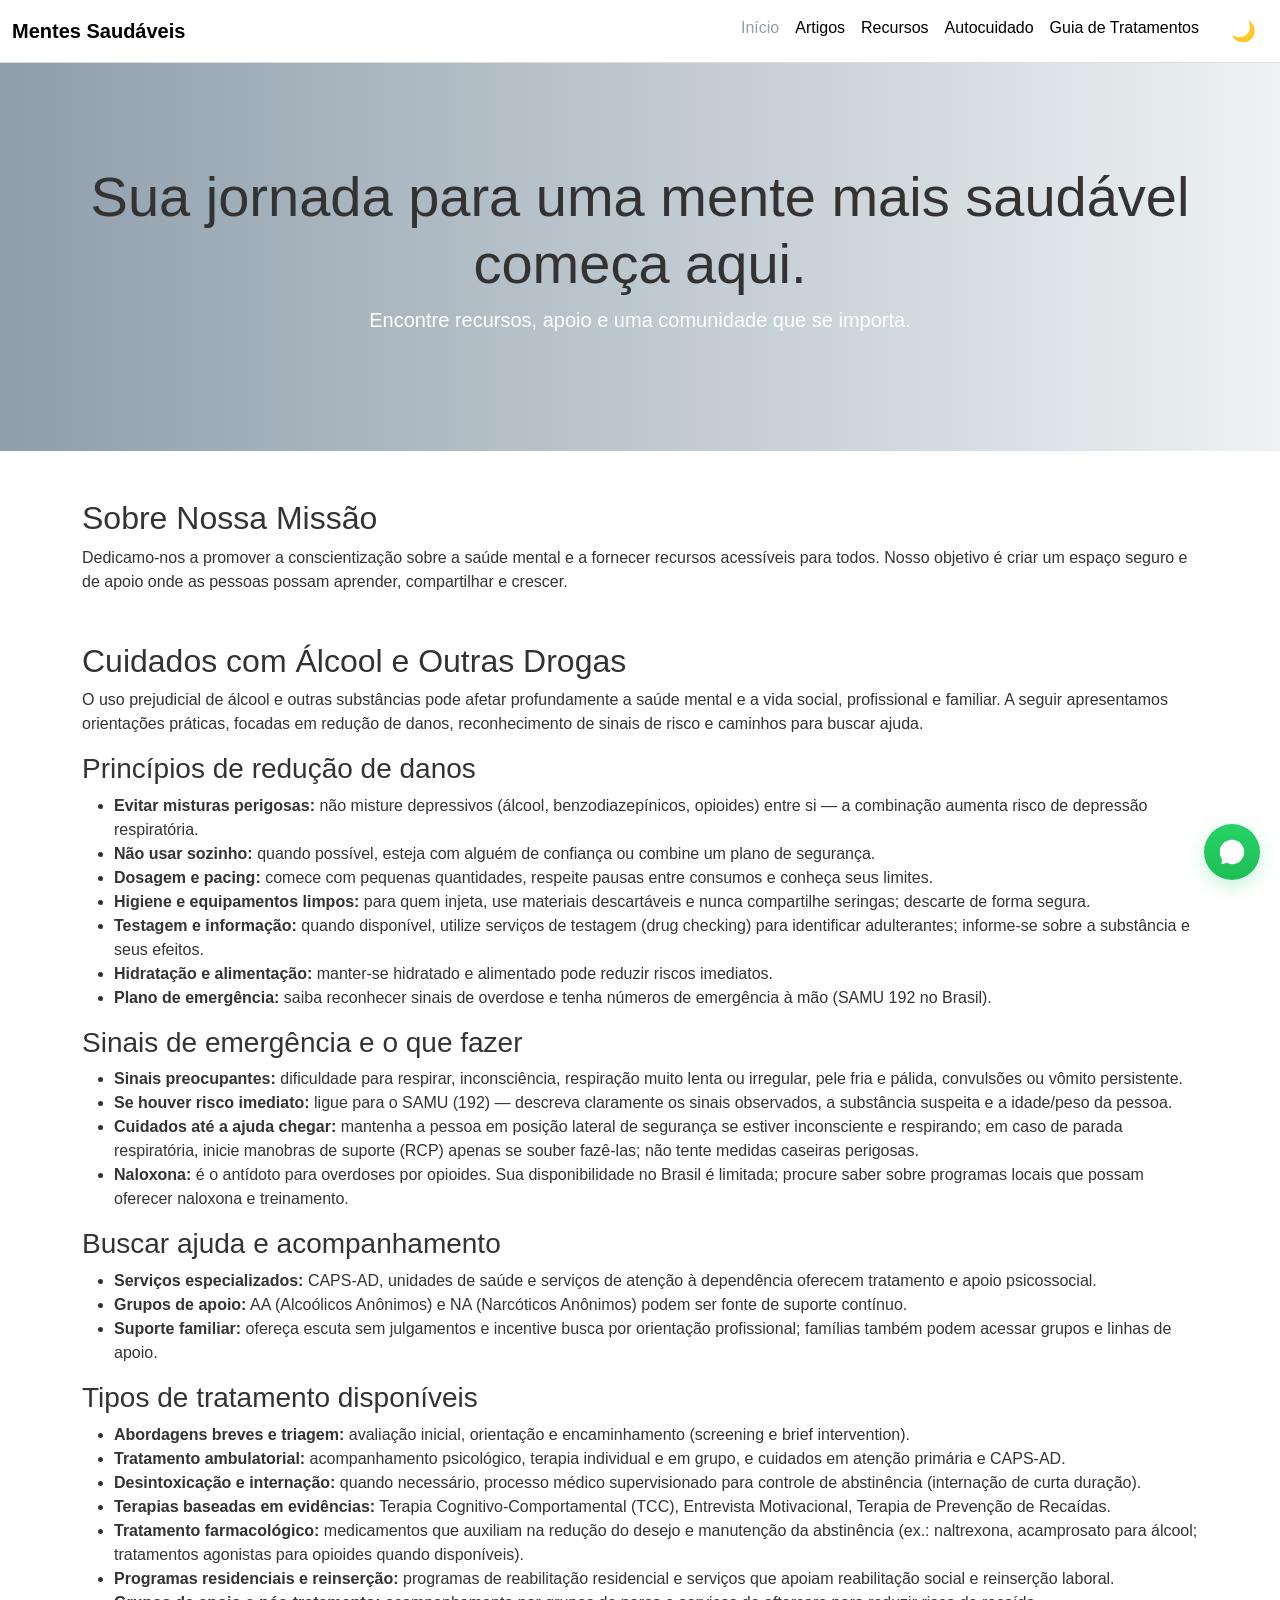
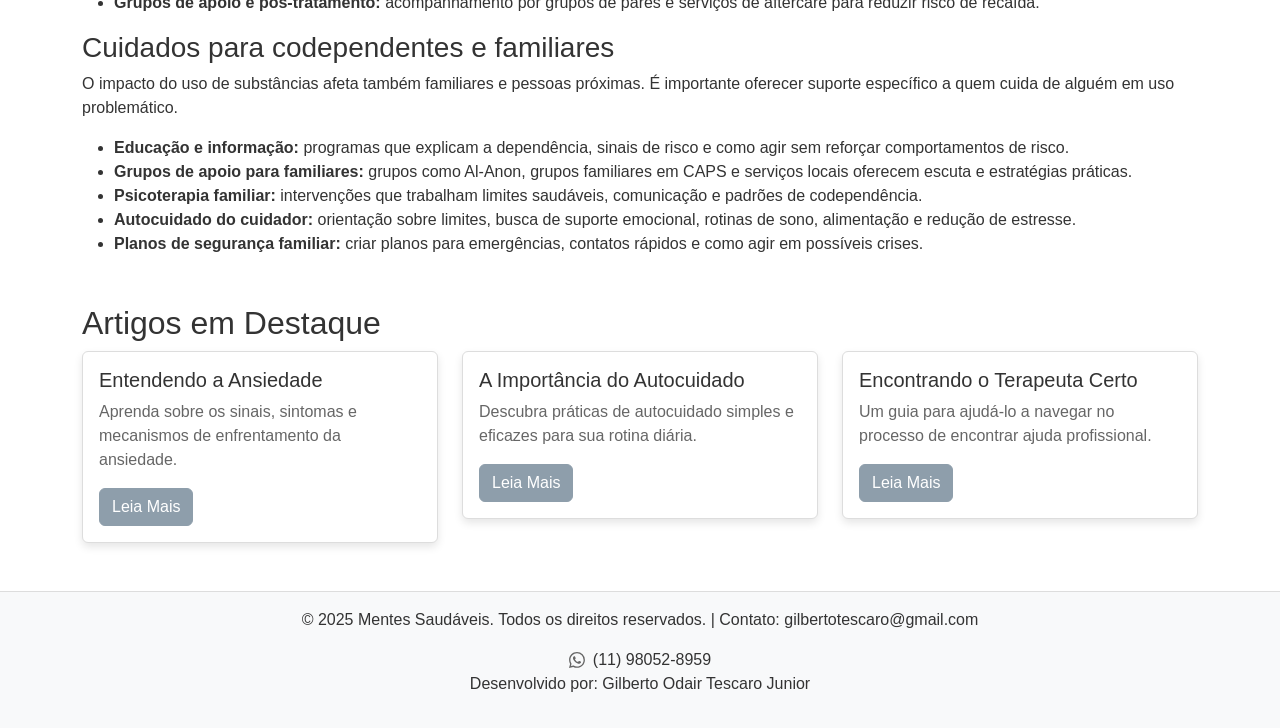
<file: index.html>
<!DOCTYPE html>
<html lang="pt-br">
<head>
    <meta charset="UTF-8">
    <meta name="viewport" content="width=device-width, initial-scale=1.0">
    <title>Conscientização sobre Saúde Mental</title>
    <link href="https://cdn.jsdelivr.net/npm/bootstrap@5.3.0/dist/css/bootstrap.min.css" rel="stylesheet">
    <link rel="stylesheet" href="css/style.css">
</head>
<body>
    <nav class="navbar navbar-expand-lg navbar-light bg-light">
        <div class="container-fluid">
            <a class="navbar-brand" href="#">Mentes Saudáveis</a>
            <button class="navbar-toggler" type="button" data-bs-toggle="collapse" data-bs-target="#navbarNav" aria-controls="navbarNav" aria-expanded="false" aria-label="Toggle navigation">
                <span class="navbar-toggler-icon"></span>
            </button>
            <div class="collapse navbar-collapse" id="navbarNav">
                <ul class="navbar-nav ms-auto">
                    <li class="nav-item">
                        <a class="nav-link active" aria-current="page" href="index.html">Início</a>
                    </li>
                    <li class="nav-item">
                        <a class="nav-link" href="articles.html">Artigos</a>
                    </li>
                    <li class="nav-item">
                        <a class="nav-link" href="resources.html">Recursos</a>
                    </li>
                    <li class="nav-item">
                        <a class="nav-link" href="self-care.html">Autocuidado</a>
                    </li>
                    <li class="nav-item">
                        <a class="nav-link" href="treatments.html">Guia de Tratamentos</a>
                    </li>
                    <li class="nav-item">
                        <button id="themeToggle" class="theme-toggle" type="button" aria-label="Ativar modo escuro">🌙</button>
                    </li>
                </ul>
            </div>
        </div>
    </nav>

    <header class="hero-section text-center text-white">
        <div class="container">
            <h1 class="display-4">Sua jornada para uma mente mais saudável começa aqui.</h1>
            <p class="lead">Encontre recursos, apoio e uma comunidade que se importa.</p>
        </div>
    </header>

    <main class="container my-5">
        <section id="about" class="mb-5">
            <h2>Sobre Nossa Missão</h2>
            <p>Dedicamo-nos a promover a conscientização sobre a saúde mental e a fornecer recursos acessíveis para todos. Nosso objetivo é criar um espaço seguro e de apoio onde as pessoas possam aprender, compartilhar e crescer.</p>
        </section>

        <section id="substance-care" class="mb-5">
            <h2>Cuidados com Álcool e Outras Drogas</h2>
            <p>O uso prejudicial de álcool e outras substâncias pode afetar profundamente a saúde mental e a vida social, profissional e familiar. A seguir apresentamos orientações práticas, focadas em redução de danos, reconhecimento de sinais de risco e caminhos para buscar ajuda.</p>
            <h3>Princípios de redução de danos</h3>
            <ul>
                <li><strong>Evitar misturas perigosas:</strong> não misture depressivos (álcool, benzodiazepínicos, opioides) entre si — a combinação aumenta risco de depressão respiratória.</li>
                <li><strong>Não usar sozinho:</strong> quando possível, esteja com alguém de confiança ou combine um plano de segurança.</li>
                <li><strong>Dosagem e pacing:</strong> comece com pequenas quantidades, respeite pausas entre consumos e conheça seus limites.</li>
                <li><strong>Higiene e equipamentos limpos:</strong> para quem injeta, use materiais descartáveis e nunca compartilhe seringas; descarte de forma segura.</li>
                <li><strong>Testagem e informação:</strong> quando disponível, utilize serviços de testagem (drug checking) para identificar adulterantes; informe-se sobre a substância e seus efeitos.</li>
                <li><strong>Hidratação e alimentação:</strong> manter-se hidratado e alimentado pode reduzir riscos imediatos.</li>
                <li><strong>Plano de emergência:</strong> saiba reconhecer sinais de overdose e tenha números de emergência à mão (SAMU 192 no Brasil).</li>
            </ul>
            <h3>Sinais de emergência e o que fazer</h3>
            <ul>
                <li><strong>Sinais preocupantes:</strong> dificuldade para respirar, inconsciência, respiração muito lenta ou irregular, pele fria e pálida, convulsões ou vômito persistente.</li>
                <li><strong>Se houver risco imediato:</strong> ligue para o SAMU (192) — descreva claramente os sinais observados, a substância suspeita e a idade/peso da pessoa.</li>
                <li><strong>Cuidados até a ajuda chegar:</strong> mantenha a pessoa em posição lateral de segurança se estiver inconsciente e respirando; em caso de parada respiratória, inicie manobras de suporte (RCP) apenas se souber fazê-las; não tente medidas caseiras perigosas.</li>
                <li><strong>Naloxona:</strong> é o antídoto para overdoses por opioides. Sua disponibilidade no Brasil é limitada; procure saber sobre programas locais que possam oferecer naloxona e treinamento.</li>
            </ul>
            <h3>Buscar ajuda e acompanhamento</h3>
            <ul>
                <li><strong>Serviços especializados:</strong> CAPS-AD, unidades de saúde e serviços de atenção à dependência oferecem tratamento e apoio psicossocial.</li>
                <li><strong>Grupos de apoio:</strong> AA (Alcoólicos Anônimos) e NA (Narcóticos Anônimos) podem ser fonte de suporte contínuo.</li>
                <li><strong>Suporte familiar:</strong> ofereça escuta sem julgamentos e incentive busca por orientação profissional; famílias também podem acessar grupos e linhas de apoio.</li>
            </ul>
            <h3>Tipos de tratamento disponíveis</h3>
            <ul>
                <li><strong>Abordagens breves e triagem:</strong> avaliação inicial, orientação e encaminhamento (screening e brief intervention).</li>
                <li><strong>Tratamento ambulatorial:</strong> acompanhamento psicológico, terapia individual e em grupo, e cuidados em atenção primária e CAPS-AD.</li>
                <li><strong>Desintoxicação e internação:</strong> quando necessário, processo médico supervisionado para controle de abstinência (internação de curta duração).</li>
                <li><strong>Terapias baseadas em evidências:</strong> Terapia Cognitivo-Comportamental (TCC), Entrevista Motivacional, Terapia de Prevenção de Recaídas.</li>
                <li><strong>Tratamento farmacológico:</strong> medicamentos que auxiliam na redução do desejo e manutenção da abstinência (ex.: naltrexona, acamprosato para álcool; tratamentos agonistas para opioides quando disponíveis).</li>
                <li><strong>Programas residenciais e reinserção:</strong> programas de reabilitação residencial e serviços que apoiam reabilitação social e reinserção laboral.</li>
                <li><strong>Grupos de apoio e pós-tratamento:</strong> acompanhamento por grupos de pares e serviços de aftercare para reduzir risco de recaída.</li>
            </ul>

            <h3>Cuidados para codependentes e familiares</h3>
            <p>O impacto do uso de substâncias afeta também familiares e pessoas próximas. É importante oferecer suporte específico a quem cuida de alguém em uso problemático.</p>
            <ul>
                <li><strong>Educação e informação:</strong> programas que explicam a dependência, sinais de risco e como agir sem reforçar comportamentos de risco.</li>
                <li><strong>Grupos de apoio para familiares:</strong> grupos como Al-Anon, grupos familiares em CAPS e serviços locais oferecem escuta e estratégias práticas.</li>
                <li><strong>Psicoterapia familiar:</strong> intervenções que trabalham limites saudáveis, comunicação e padrões de codependência.</li>
                <li><strong>Autocuidado do cuidador:</strong> orientação sobre limites, busca de suporte emocional, rotinas de sono, alimentação e redução de estresse.</li>
                <li><strong>Planos de segurança familiar:</strong> criar planos para emergências, contatos rápidos e como agir em possíveis crises.</li>
            </ul>
        </section>

        <section id="featured-articles" class="mb-5">
            <h2>Artigos em Destaque</h2>
            <div class="row">
                <div class="col-md-4">
                    <div class="card">
                        <div class="card-body">
                            <h5 class="card-title">Entendendo a Ansiedade</h5>
                            <p class="card-text">Aprenda sobre os sinais, sintomas e mecanismos de enfrentamento da ansiedade.</p>
                            <a href="#" class="btn btn-primary">Leia Mais</a>
                        </div>
                    </div>
                </div>
                <div class="col-md-4">
                    <div class="card">
                        <div class="card-body">
                            <h5 class="card-title">A Importância do Autocuidado</h5>
                            <p class="card-text">Descubra práticas de autocuidado simples e eficazes para sua rotina diária.</p>
                            <a href="#" class="btn btn-primary">Leia Mais</a>
                        </div>
                    </div>
                </div>
                <div class="col-md-4">
                    <div class="card">
                        <div class="card-body">
                            <h5 class="card-title">Encontrando o Terapeuta Certo</h5>
                            <p class="card-text">Um guia para ajudá-lo a navegar no processo de encontrar ajuda profissional.</p>
                            <a href="#" class="btn btn-primary">Leia Mais</a>
                        </div>
                    </div>
                </div>
            </div>
        </section>
    </main>

    <footer class="text-center p-3 site-footer">
        <p>&copy; 2025 Mentes Saudáveis. Todos os direitos reservados. | Contato: gilbertotescaro@gmail.com</p>
        <div class="contact-info">
            <svg xmlns="http://www.w3.org/2000/svg" width="16" height="16" fill="currentColor" class="bi bi-whatsapp" viewBox="0 0 16 16">
                <path d="M13.601 2.326A7.85 7.85 0 0 0 7.994 0C3.627 0 .068 3.558.064 7.926c0 1.399.366 2.76 1.057 3.965L0 16l4.204-1.102a7.9 7.9 0 0 0 3.79.965h.004c4.368 0 7.926-3.558 7.93-7.93A7.9 7.9 0 0 0 13.6 2.326zM7.994 14.521a6.6 6.6 0 0 1-3.356-.92l-.24-.144-2.494.654.666-2.433-.156-.251a6.56 6.56 0 0 1-1.007-3.505c0-3.626 2.957-6.584 6.591-6.584a6.56 6.56 0 0 1 4.66 1.931 6.56 6.56 0 0 1 1.928 4.66c-.004 3.639-2.961 6.592-6.592 6.592m3.615-4.934c-.197-.099-1.17-.578-1.353-.646-.182-.065-.315-.099-.445.099-.133.197-.513.646-.627.775-.114.133-.232.148-.43.05-.197-.1-.836-.308-1.592-.985-.59-.525-.985-1.175-1.103-1.372-.114-.198-.011-.304.088-.403.087-.088.197-.232.296-.346.1-.114.133-.198.198-.33.065-.134.034-.248-.015-.347-.05-.099-.445-1.076-.612-1.47-.16-.389-.323-.335-.445-.34-.114-.007-.247-.007-.38-.007a.73.73 0 0 0-.529.247c-.182.198-.691.677-.691 1.654s.71 1.916.81 2.049c.098.133 1.394 2.132 3.383 2.992.47.205.84.326 1.129.418.475.152.904.129 1.246.08.38-.058 1.171-.48 1.338-.943.164-.464.164-.86.114-.943-.049-.084-.182-.133-.38-.232"/>
            </svg>
            (11) 98052-8959
        </div>
        <p>Desenvolvido por: Gilberto Odair Tescaro Junior</p>
    </footer>

    <script src="https://cdn.jsdelivr.net/npm/bootstrap@5.3.0/dist/js/bootstrap.bundle.min.js"></script>
    <script src="js/script.js"></script>
    <!-- WhatsApp floating button -->
    <div class="whatsapp-wrap">
        <a class="whatsapp-button" href="https://wa.me/5511980528959" target="_blank" rel="noopener noreferrer" aria-label="Abrir conversa no WhatsApp com 11-980528959">
            <svg viewBox="0 0 32 32" aria-hidden="true" focusable="false" xmlns="http://www.w3.org/2000/svg">
                <title>WhatsApp</title>
                <path fill="#ffffff" d="M16.01 2C8.28 2 2 8.27 2 15.99c0 2.96.9 5.7 2.47 8.01L4 30l6.26-1.63A13.97 13.97 0 0016.01 30c7.73 0 14.01-6.28 14.01-14.01C30.02 8.28 23.74 2 16.01 2zm6.1 18.9c-.27.75-1.62 1.44-2.22 1.53-.6.09-1.31.12-2.02-.2-1.73-.64-3.37-2.22-3.92-2.95-.55-.73-.9-1.08-1-1.22-.1-.14-.18-.32-.03-.49.15-.17.36-.44.53-.64.17-.2.22-.34.33-.55.11-.2.05-.39-.02-.56-.07-.17-.7-1.7-.96-2.33-.26-.63-.51-.55-.69-.55-.18-.01-.38-.01-.58-.01-.2 0-.52.07-.8.35-.28.28-1.06 1.02-1.06 2.48 0 1.45.77 2.86.88 3.08.11.22 1.54 2.66 3.99 4.37 2.45 1.71 4.01 1.84 4.36 1.93.35.09 1.62.74 1.87 1.36.25.62.25 1.16.18 1.27z"/>
            </svg>
        </a>
        <span class="whatsapp-text" aria-hidden="true">(11) 98052-8959</span>
    </div>
</body>
</html>
</file>
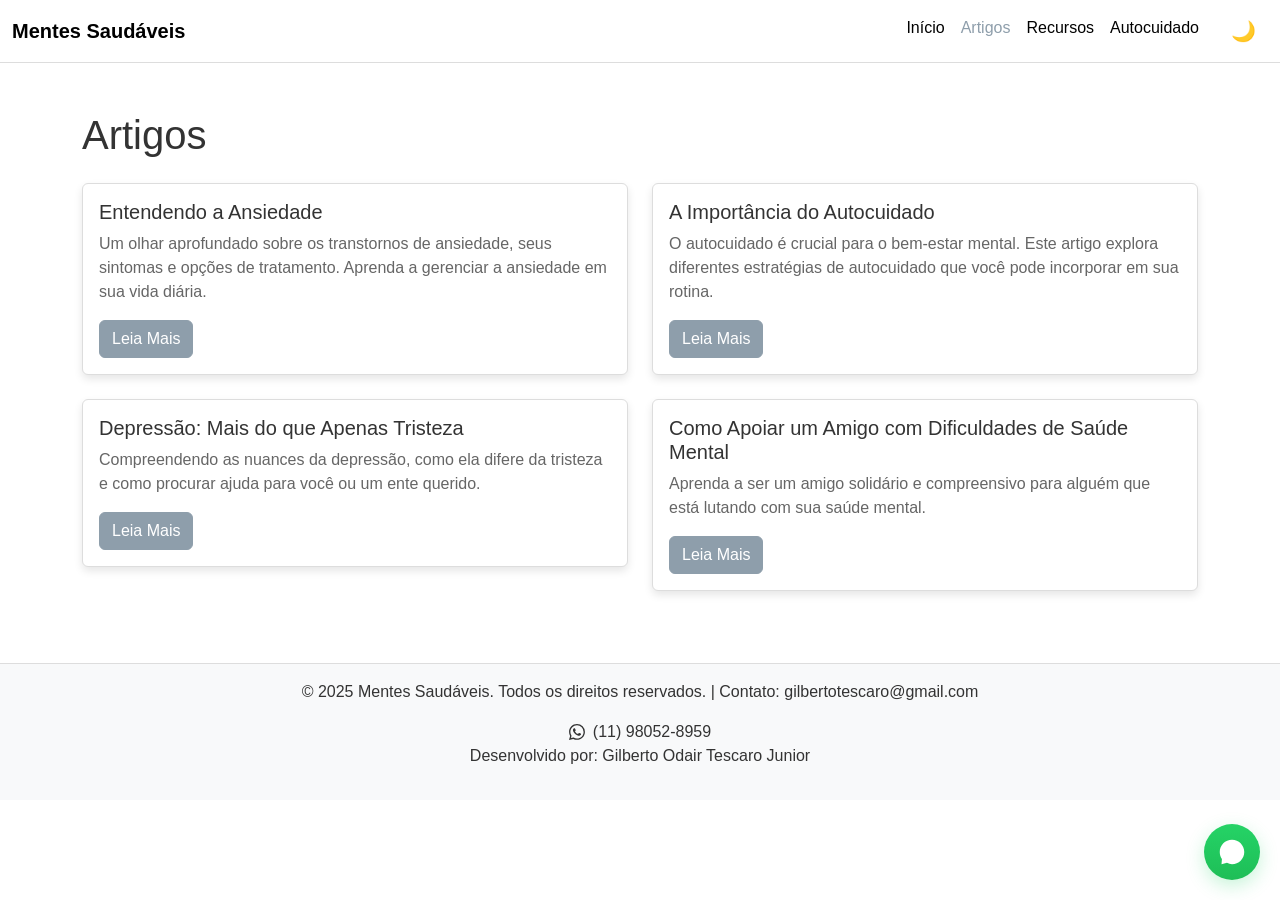
<file: articles.html>
<!DOCTYPE html>
<html lang="pt-br">
<head>
    <meta charset="UTF-8">
    <meta name="viewport" content="width=device-width, initial-scale=1.0">
    <title>Artigos - Conscientização sobre Saúde Mental</title>
    <link href="https://cdn.jsdelivr.net/npm/bootstrap@5.3.0/dist/css/bootstrap.min.css" rel="stylesheet">
    <link rel="stylesheet" href="css/style.css">
</head>
<body>
    <nav class="navbar navbar-expand-lg navbar-light bg-light">
        <div class="container-fluid">
            <a class="navbar-brand" href="index.html">Mentes Saudáveis</a>
            <button class="navbar-toggler" type="button" data-bs-toggle="collapse" data-bs-target="#navbarNav" aria-controls="navbarNav" aria-expanded="false" aria-label="Toggle navigation">
                <span class="navbar-toggler-icon"></span>
            </button>
            <div class="collapse navbar-collapse" id="navbarNav">
                <ul class="navbar-nav ms-auto">
                    <li class="nav-item">
                        <a class="nav-link" href="index.html">Início</a>
                    </li>
                    <li class="nav-item">
                        <a class="nav-link active" aria-current="page" href="articles.html">Artigos</a>
                    </li>
                    <li class="nav-item">
                        <a class="nav-link" href="resources.html">Recursos</a>
                    </li>
                    <li class="nav-item">
                        <a class="nav-link" href="self-care.html">Autocuidado</a>
                    </li>
                    <li class="nav-item">
                        <button id="themeToggle" class="theme-toggle" type="button" aria-label="Ativar modo escuro">🌙</button>
                    </li>
                </ul>
            </div>
        </div>
    </nav>

    <main class="container my-5">
        <h1 class="mb-4">Artigos</h1>
        <div class="row">
            <div class="col-md-6 mb-4">
                <div class="card">
                    <div class="card-body">
                        <h5 class="card-title">Entendendo a Ansiedade</h5>
                        <p class="card-text">Um olhar aprofundado sobre os transtornos de ansiedade, seus sintomas e opções de tratamento. Aprenda a gerenciar a ansiedade em sua vida diária.</p>
                        <a href="#" class="btn btn-primary">Leia Mais</a>
                    </div>
                </div>
            </div>
            <div class="col-md-6 mb-4">
                <div class="card">
                    <div class="card-body">
                        <h5 class="card-title">A Importância do Autocuidado</h5>
                        <p class="card-text">O autocuidado é crucial para o bem-estar mental. Este artigo explora diferentes estratégias de autocuidado que você pode incorporar em sua rotina.</p>
                        <a href="#" class="btn btn-primary">Leia Mais</a>
                    </div>
                </div>
            </div>
            <div class="col-md-6 mb-4">
                <div class="card">
                    <div class="card-body">
                        <h5 class="card-title">Depressão: Mais do que Apenas Tristeza</h5>
                        <p class="card-text">Compreendendo as nuances da depressão, como ela difere da tristeza e como procurar ajuda para você ou um ente querido.</p>
                        <a href="#" class="btn btn-primary">Leia Mais</a>
                    </div>
                </div>
            </div>
            <div class="col-md-6 mb-4">
                <div class="card">
                    <div class="card-body">
                        <h5 class="card-title">Como Apoiar um Amigo com Dificuldades de Saúde Mental</h5>
                        <p class="card-text">Aprenda a ser um amigo solidário e compreensivo para alguém que está lutando com sua saúde mental.</p>
                        <a href="#" class="btn btn-primary">Leia Mais</a>
                    </div>
                </div>
            </div>
        </div>
    </main>

    <footer class="bg-light text-center p-3">
        <p>&copy; 2025 Mentes Saudáveis. Todos os direitos reservados. | Contato: gilbertotescaro@gmail.com</p>
        <div class="contact-info">
            <svg xmlns="http://www.w3.org/2000/svg" width="16" height="16" fill="currentColor" class="bi bi-whatsapp" viewBox="0 0 16 16">
                <path d="M13.601 2.326A7.85 7.85 0 0 0 7.994 0C3.627 0 .068 3.558.064 7.926c0 1.399.366 2.76 1.057 3.965L0 16l4.204-1.102a7.9 7.9 0 0 0 3.79.965h.004c4.368 0 7.926-3.558 7.93-7.93A7.9 7.9 0 0 0 13.6 2.326zM7.994 14.521a6.6 6.6 0 0 1-3.356-.92l-.24-.144-2.494.654.666-2.433-.156-.251a6.56 6.56 0 0 1-1.007-3.505c0-3.626 2.957-6.584 6.591-6.584a6.56 6.56 0 0 1 4.66 1.931 6.56 6.56 0 0 1 1.928 4.66c-.004 3.639-2.961 6.592-6.592 6.592m3.615-4.934c-.197-.099-1.17-.578-1.353-.646-.182-.065-.315-.099-.445.099-.133.197-.513.646-.627.775-.114.133-.232.148-.43.05-.197-.1-.836-.308-1.592-.985-.59-.525-.985-1.175-1.103-1.372-.114-.198-.011-.304.088-.403.087-.088.197-.232.296-.346.1-.114.133-.198.198-.33.065-.134.034-.248-.015-.347-.05-.099-.445-1.076-.612-1.47-.16-.389-.323-.335-.445-.34-.114-.007-.247-.007-.38-.007a.73.73 0 0 0-.529.247c-.182.198-.691.677-.691 1.654s.71 1.916.81 2.049c.098.133 1.394 2.132 3.383 2.992.47.205.84.326 1.129.418.475.152.904.129 1.246.08.38-.058 1.171-.48 1.338-.943.164-.464.164-.86.114-.943-.049-.084-.182-.133-.38-.232"/>
            </svg>
            (11) 98052-8959
        </div>
        <p>Desenvolvido por: Gilberto Odair Tescaro Junior</p>
    </footer>

    <script src="https://cdn.jsdelivr.net/npm/bootstrap@5.3.0/dist/js/bootstrap.bundle.min.js"></script>
    <script src="js/script.js"></script>
    <!-- WhatsApp floating button -->
    <div class="whatsapp-wrap">
        <a class="whatsapp-button" href="https://wa.me/5511980528959" target="_blank" rel="noopener noreferrer" aria-label="Abrir conversa no WhatsApp com 11-980528959">
            <svg viewBox="0 0 32 32" aria-hidden="true" focusable="false" xmlns="http://www.w3.org/2000/svg">
                <title>WhatsApp</title>
                <path fill="#ffffff" d="M16.01 2C8.28 2 2 8.27 2 15.99c0 2.96.9 5.7 2.47 8.01L4 30l6.26-1.63A13.97 13.97 0 0016.01 30c7.73 0 14.01-6.28 14.01-14.01C30.02 8.28 23.74 2 16.01 2zm6.1 18.9c-.27.75-1.62 1.44-2.22 1.53-.6.09-1.31.12-2.02-.2-1.73-.64-3.37-2.22-3.92-2.95-.55-.73-.9-1.08-1-1.22-.1-.14-.18-.32-.03-.49.15-.17.36-.44.53-.64.17-.2.22-.34.33-.55.11-.2.05-.39-.02-.56-.07-.17-.7-1.7-.96-2.33-.26-.63-.51-.55-.69-.55-.18-.01-.38-.01-.58-.01-.2 0-.52.07-.8.35-.28.28-1.06 1.02-1.06 2.48 0 1.45.77 2.86.88 3.08.11.22 1.54 2.66 3.99 4.37 2.45 1.71 4.01 1.84 4.36 1.93.35.09 1.62.74 1.87 1.36.25.62.25 1.16.18 1.27z"/>
            </svg>
        </a>
        <span class="whatsapp-text" aria-hidden="true">(11) 98052-8959</span>
    </div>
</body>
</html>
</file>
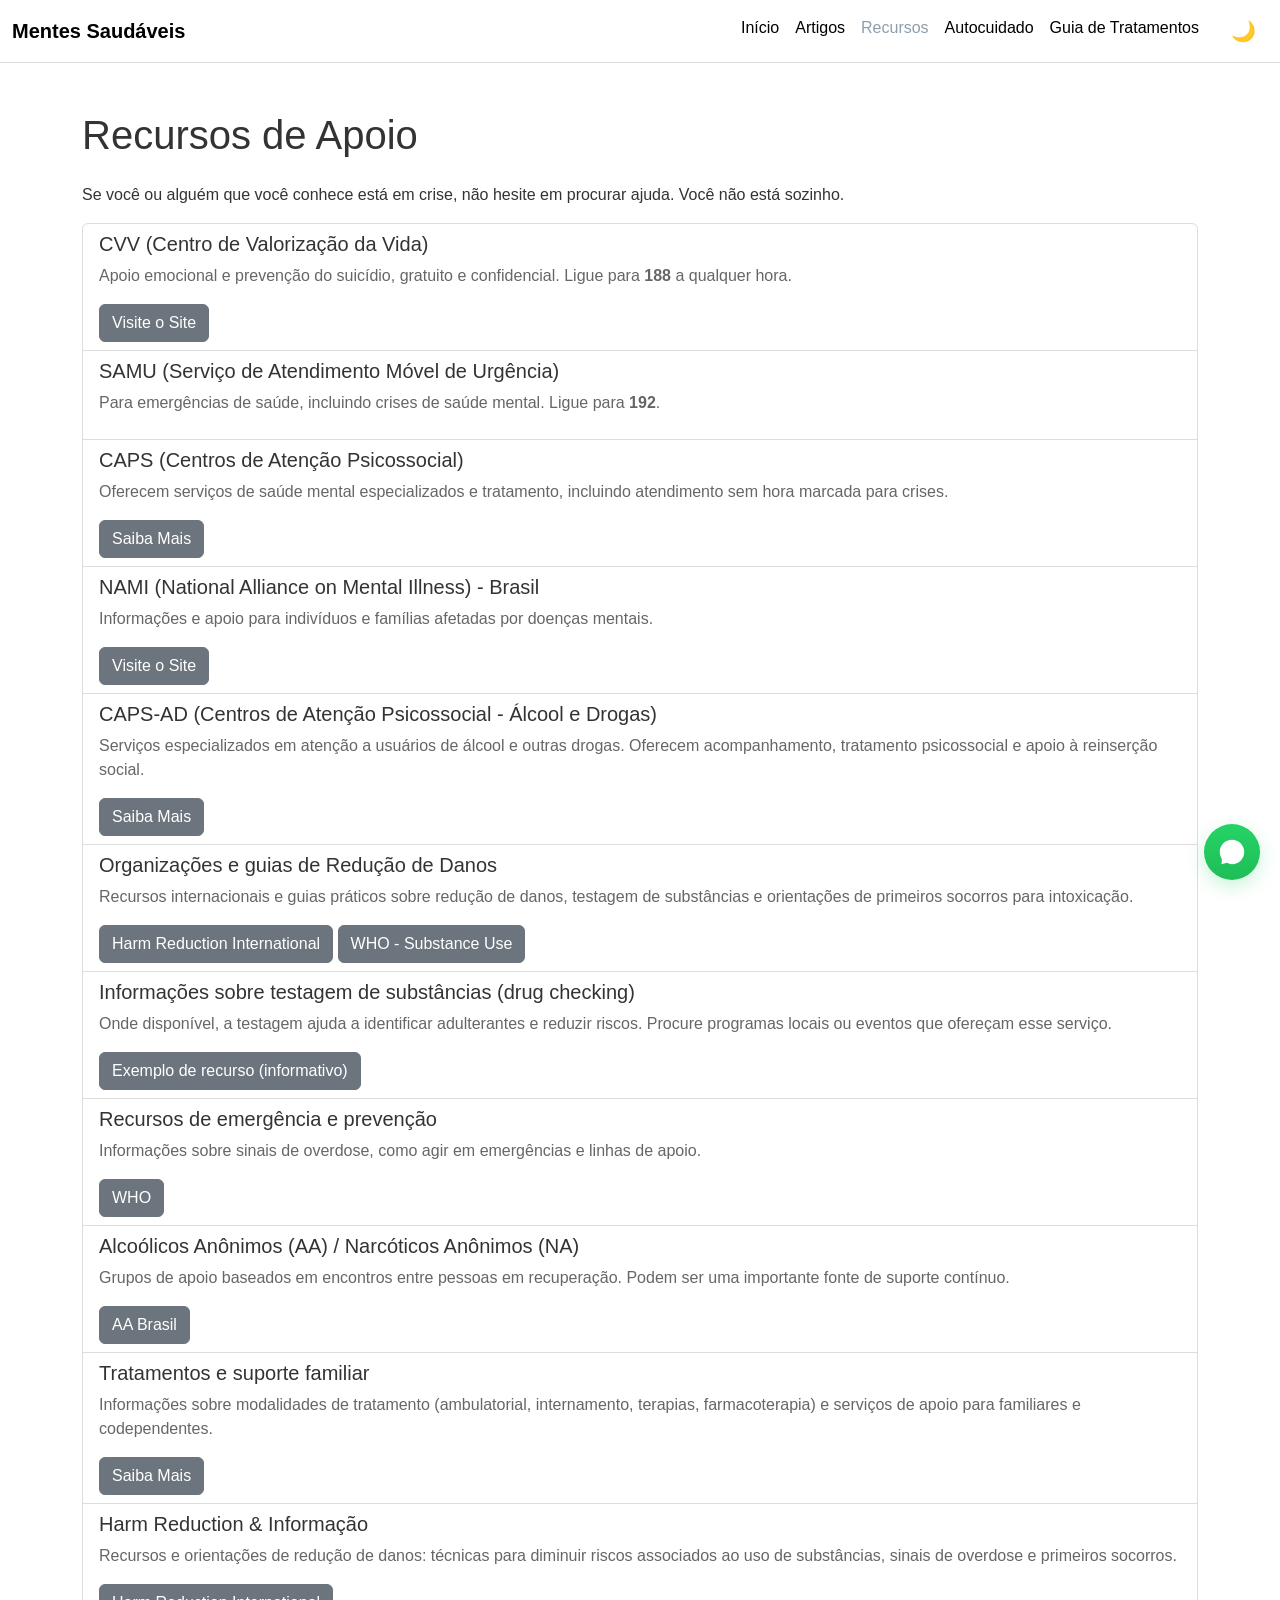
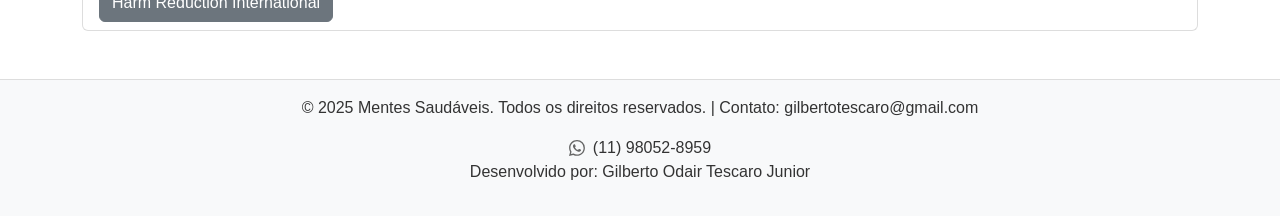
<file: resources.html>
<!DOCTYPE html>
<html lang="pt-br">
<head>
    <meta charset="UTF-8">
    <meta name="viewport" content="width=device-width, initial-scale=1.0">
    <title>Recursos - Conscientização sobre Saúde Mental</title>
    <link href="https://cdn.jsdelivr.net/npm/bootstrap@5.3.0/dist/css/bootstrap.min.css" rel="stylesheet">
    <link rel="stylesheet" href="css/style.css">
</head>
<body>
    <nav class="navbar navbar-expand-lg navbar-light bg-light">
        <div class="container-fluid">
            <a class="navbar-brand" href="index.html">Mentes Saudáveis</a>
            <button class="navbar-toggler" type="button" data-bs-toggle="collapse" data-bs-target="#navbarNav" aria-controls="navbarNav" aria-expanded="false" aria-label="Toggle navigation">
                <span class="navbar-toggler-icon"></span>
            </button>
            <div class="collapse navbar-collapse" id="navbarNav">
                <ul class="navbar-nav ms-auto">
                    <li class="nav-item">
                        <a class="nav-link" href="index.html">Início</a>
                    </li>
                    <li class="nav-item">
                        <a class="nav-link" href="articles.html">Artigos</a>
                    </li>
                    <li class="nav-item">
                        <a class="nav-link active" aria-current="page" href="resources.html">Recursos</a>
                    </li>
                    <li class="nav-item">
                        <a class="nav-link" href="self-care.html">Autocuidado</a>
                    </li>
                    <li class="nav-item">
                        <a class="nav-link" href="treatments.html">Guia de Tratamentos</a>
                    </li>
                    <li class="nav-item">
                        <button id="themeToggle" class="theme-toggle" type="button" aria-label="Ativar modo escuro">🌙</button>
                    </li>
                </ul>
            </div>
        </div>
    </nav>

    <main class="container my-5">
        <h1 class="mb-4">Recursos de Apoio</h1>
        <p>Se você ou alguém que você conhece está em crise, não hesite em procurar ajuda. Você não está sozinho.</p>
        
        <ul class="list-group">
            <li class="list-group-item">
                <h5>CVV (Centro de Valorização da Vida)</h5>
                <p>Apoio emocional e prevenção do suicídio, gratuito e confidencial. Ligue para <strong>188</strong> a qualquer hora.</p>
                <a href="https://www.cvv.org.br/" class="btn btn-secondary" target="_blank">Visite o Site</a>
            </li>
            <li class="list-group-item">
                <h5>SAMU (Serviço de Atendimento Móvel de Urgência)</h5>
                <p>Para emergências de saúde, incluindo crises de saúde mental. Ligue para <strong>192</strong>.</p>
            </li>
            <li class="list-group-item">
                <h5>CAPS (Centros de Atenção Psicossocial)</h5>
                <p>Oferecem serviços de saúde mental especializados e tratamento, incluindo atendimento sem hora marcada para crises.</p>
                <a href="https://www.gov.br/saude/pt-br/acesso-a-informacao/acoes-e-programas/caps" class="btn btn-secondary" target="_blank">Saiba Mais</a>
            </li>
            <li class="list-group-item">
                <h5>NAMI (National Alliance on Mental Illness) - Brasil</h5>
                <p>Informações e apoio para indivíduos e famílias afetadas por doenças mentais.</p>
                <a href="https://www.nami.org/Home" class="btn btn-secondary" target="_blank">Visite o Site</a>
            </li>
            <li class="list-group-item" id="substance-resources">
                <h5>CAPS-AD (Centros de Atenção Psicossocial - Álcool e Drogas)</h5>
                <p>Serviços especializados em atenção a usuários de álcool e outras drogas. Oferecem acompanhamento, tratamento psicossocial e apoio à reinserção social.</p>
                <a href="https://www.gov.br/saude/pt-br" class="btn btn-secondary" target="_blank">Saiba Mais</a>
            </li>
            <li class="list-group-item">
                <h5>Organizações e guias de Redução de Danos</h5>
                <p>Recursos internacionais e guias práticos sobre redução de danos, testagem de substâncias e orientações de primeiros socorros para intoxicação.</p>
                <a href="https://www.hri.global/" class="btn btn-secondary" target="_blank">Harm Reduction International</a>
                <a href="https://www.who.int/health-topics/substance-use" class="btn btn-secondary" target="_blank">WHO - Substance Use</a>
            </li>
            <li class="list-group-item">
                <h5>Informações sobre testagem de substâncias (drug checking)</h5>
                <p>Onde disponível, a testagem ajuda a identificar adulterantes e reduzir riscos. Procure programas locais ou eventos que ofereçam esse serviço.</p>
                <a href="https://www.ukcia.org/" class="btn btn-secondary" target="_blank">Exemplo de recurso (informativo)</a>
            </li>
            <li class="list-group-item">
                <h5>Recursos de emergência e prevenção</h5>
                <p>Informações sobre sinais de overdose, como agir em emergências e linhas de apoio.</p>
                <a href="https://www.who.int/" class="btn btn-secondary" target="_blank">WHO</a>
            </li>
            <li class="list-group-item">
                <h5>Alcoólicos Anônimos (AA) / Narcóticos Anônimos (NA)</h5>
                <p>Grupos de apoio baseados em encontros entre pessoas em recuperação. Podem ser uma importante fonte de suporte contínuo.</p>
                <a href="https://www.aa.org.br/" class="btn btn-secondary" target="_blank">AA Brasil</a>
            </li>
            <li class="list-group-item">
                <h5>Tratamentos e suporte familiar</h5>
                <p>Informações sobre modalidades de tratamento (ambulatorial, internamento, terapias, farmacoterapia) e serviços de apoio para familiares e codependentes.</p>
                <a href="#" class="btn btn-secondary">Saiba Mais</a>
            </li>
            <li class="list-group-item">
                <h5>Harm Reduction & Informação</h5>
                <p>Recursos e orientações de redução de danos: técnicas para diminuir riscos associados ao uso de substâncias, sinais de overdose e primeiros socorros.</p>
                <a href="https://www.hri.global/" class="btn btn-secondary" target="_blank">Harm Reduction International</a>
            </li>
        </ul>
    </main>

    <footer class="text-center p-3 site-footer">
        <p>&copy; 2025 Mentes Saudáveis. Todos os direitos reservados. | Contato: gilbertotescaro@gmail.com</p>
        <div class="contact-info">
            <svg xmlns="http://www.w3.org/2000/svg" width="16" height="16" fill="currentColor" class="bi bi-whatsapp" viewBox="0 0 16 16">
                <path d="M13.601 2.326A7.85 7.85 0 0 0 7.994 0C3.627 0 .068 3.558.064 7.926c0 1.399.366 2.76 1.057 3.965L0 16l4.204-1.102a7.9 7.9 0 0 0 3.79.965h.004c4.368 0 7.926-3.558 7.93-7.93A7.9 7.9 0 0 0 13.6 2.326zM7.994 14.521a6.6 6.6 0 0 1-3.356-.92l-.24-.144-2.494.654.666-2.433-.156-.251a6.56 6.56 0 0 1-1.007-3.505c0-3.626 2.957-6.584 6.591-6.584a6.56 6.56 0 0 1 4.66 1.931 6.56 6.56 0 0 1 1.928 4.66c-.004 3.639-2.961 6.592-6.592 6.592m3.615-4.934c-.197-.099-1.17-.578-1.353-.646-.182-.065-.315-.099-.445.099-.133.197-.513.646-.627.775-.114.133-.232.148-.43.05-.197-.1-.836-.308-1.592-.985-.59-.525-.985-1.175-1.103-1.372-.114-.198-.011-.304.088-.403.087-.088.197-.232.296-.346.1-.114.133-.198.198-.33.065-.134.034-.248-.015-.347-.05-.099-.445-1.076-.612-1.47-.16-.389-.323-.335-.445-.34-.114-.007-.247-.007-.38-.007a.73.73 0 0 0-.529.247c-.182.198-.691.677-.691 1.654s.71 1.916.81 2.049c.098.133 1.394 2.132 3.383 2.992.47.205.84.326 1.129.418.475.152.904.129 1.246.08.38-.058 1.171-.48 1.338-.943.164-.464.164-.86.114-.943-.049-.084-.182-.133-.38-.232"/>
            </svg>
            (11) 98052-8959
        </div>
        <p>Desenvolvido por: Gilberto Odair Tescaro Junior</p>
    </footer>

    <script src="https://cdn.jsdelivr.net/npm/bootstrap@5.3.0/dist/js/bootstrap.bundle.min.js"></script>
    <script src="js/script.js"></script>
    <!-- WhatsApp floating button -->
    <div class="whatsapp-wrap">
        <a class="whatsapp-button" href="https://wa.me/5511980528959" target="_blank" rel="noopener noreferrer" aria-label="Abrir conversa no WhatsApp com 11-980528959">
            <svg viewBox="0 0 32 32" aria-hidden="true" focusable="false" xmlns="http://www.w3.org/2000/svg">
                <title>WhatsApp</title>
                <path fill="#ffffff" d="M16.01 2C8.28 2 2 8.27 2 15.99c0 2.96.9 5.7 2.47 8.01L4 30l6.26-1.63A13.97 13.97 0 0016.01 30c7.73 0 14.01-6.28 14.01-14.01C30.02 8.28 23.74 2 16.01 2zm6.1 18.9c-.27.75-1.62 1.44-2.22 1.53-.6.09-1.31.12-2.02-.2-1.73-.64-3.37-2.22-3.92-2.95-.55-.73-.9-1.08-1-1.22-.1-.14-.18-.32-.03-.49.15-.17.36-.44.53-.64.17-.2.22-.34.33-.55.11-.2.05-.39-.02-.56-.07-.17-.7-1.7-.96-2.33-.26-.63-.51-.55-.69-.55-.18-.01-.38-.01-.58-.01-.2 0-.52.07-.8.35-.28.28-1.06 1.02-1.06 2.48 0 1.45.77 2.86.88 3.08.11.22 1.54 2.66 3.99 4.37 2.45 1.71 4.01 1.84 4.36 1.93.35.09 1.62.74 1.87 1.36.25.62.25 1.16.18 1.27z"/>
            </svg>
        </a>
        <span class="whatsapp-text" aria-hidden="true">(11) 98052-8959</span>
    </div>
</body>
</html>
</file>
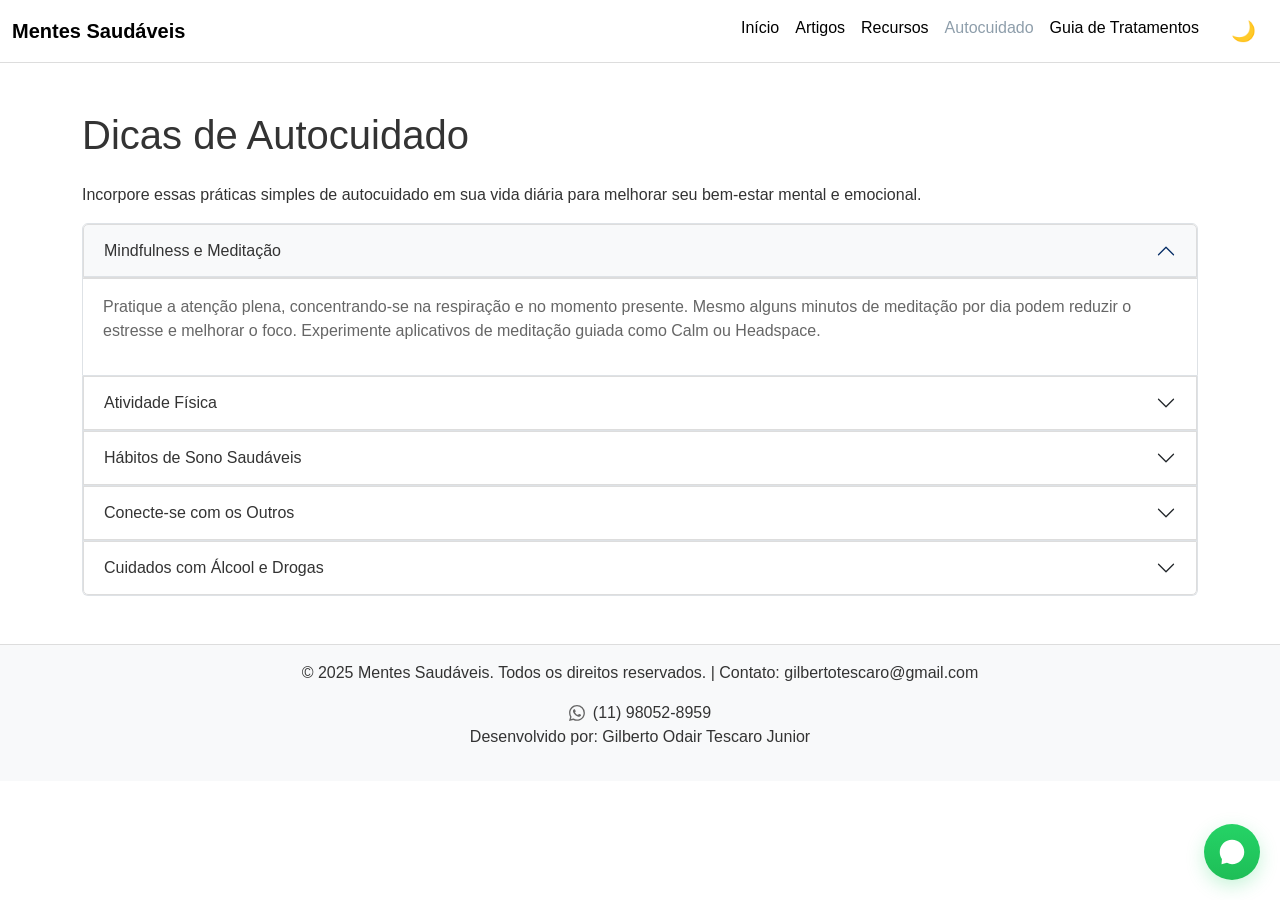
<file: self-care.html>
<!DOCTYPE html>
<html lang="pt-br">
<head>
    <meta charset="UTF-8">
    <meta name="viewport" content="width=device-width, initial-scale=1.0">
    <title>Autocuidado - Conscientização sobre Saúde Mental</title>
    <link href="https://cdn.jsdelivr.net/npm/bootstrap@5.3.0/dist/css/bootstrap.min.css" rel="stylesheet">
    <link rel="stylesheet" href="css/style.css">
</head>
<body>
    <nav class="navbar navbar-expand-lg navbar-light bg-light">
        <div class="container-fluid">
            <a class="navbar-brand" href="index.html">Mentes Saudáveis</a>
            <button class="navbar-toggler" type="button" data-bs-toggle="collapse" data-bs-target="#navbarNav" aria-controls="navbarNav" aria-expanded="false" aria-label="Toggle navigation">
                <span class="navbar-toggler-icon"></span>
            </button>
            <div class="collapse navbar-collapse" id="navbarNav">
                <ul class="navbar-nav ms-auto">
                    <li class="nav-item">
                        <a class="nav-link" href="index.html">Início</a>
                    </li>
                    <li class="nav-item">
                        <a class="nav-link" href="articles.html">Artigos</a>
                    </li>
                    <li class="nav-item">
                        <a class="nav-link" href="resources.html">Recursos</a>
                    </li>
                    <li class="nav-item">
                        <a class="nav-link active" aria-current="page" href="self-care.html">Autocuidado</a>
                    </li>
                    <li class="nav-item">
                        <a class="nav-link" href="treatments.html">Guia de Tratamentos</a>
                    </li>
                    <li class="nav-item">
                        <button id="themeToggle" class="theme-toggle" type="button" aria-label="Ativar modo escuro">🌙</button>
                    </li>
                </ul>
            </div>
        </div>
    </nav>

    <main class="container my-5">
        <h1 class="mb-4">Dicas de Autocuidado</h1>
        <p>Incorpore essas práticas simples de autocuidado em sua vida diária para melhorar seu bem-estar mental e emocional.</p>

        <div class="accordion" id="selfCareAccordion">
            <div class="accordion-item">
                <h2 class="accordion-header" id="headingOne">
                    <button class="accordion-button" type="button" data-bs-toggle="collapse" data-bs-target="#collapseOne" aria-expanded="true" aria-controls="collapseOne">
                        Mindfulness e Meditação
                    </button>
                </h2>
                <div id="collapseOne" class="accordion-collapse collapse show" aria-labelledby="headingOne" data-bs-parent="#selfCareAccordion">
                    <div class="accordion-body">
                        <p>Pratique a atenção plena, concentrando-se na respiração e no momento presente. Mesmo alguns minutos de meditação por dia podem reduzir o estresse e melhorar o foco. Experimente aplicativos de meditação guiada como Calm ou Headspace.</p>
                    </div>
                </div>
            </div>
            <div class="accordion-item">
                <h2 class="accordion-header" id="headingTwo">
                    <button class="accordion-button collapsed" type="button" data-bs-toggle="collapse" data-bs-target="#collapseTwo" aria-expanded="false" aria-controls="collapseTwo">
                        Atividade Física
                    </button>
                </h2>
                <div id="collapseTwo" class="accordion-collapse collapse" aria-labelledby="headingTwo" data-bs-parent="#selfCareAccordion">
                    <div class="accordion-body">
                        <p>O exercício regular é um poderoso aliviador do estresse. Pode ser tão simples quanto uma caminhada rápida, uma sessão de ioga em casa ou dançar sua música favorita. Encontre uma atividade que você goste e faça dela parte de sua rotina.</p>
                    </div>
                </div>
            </div>
            <div class="accordion-item">
                <h2 class="accordion-header" id="headingThree">
                    <button class="accordion-button collapsed" type="button" data-bs-toggle="collapse" data-bs-target="#collapseThree" aria-expanded="false" aria-controls="collapseThree">
                        Hábitos de Sono Saudáveis
                    </button>
                </h2>
                <div id="collapseThree" class="accordion-collapse collapse" aria-labelledby="headingThree" data-bs-parent="#selfCareAccordion">
                    <div class="accordion-body">
                        <p>Procure ter de 7 a 9 horas de sono de qualidade por noite. Crie uma rotina relaxante para a hora de dormir, evite telas antes de dormir e certifique-se de que seu quarto esteja escuro, silencioso e fresco.</p>
                    </div>
                </div>
            </div>
            <div class="accordion-item">
                <h2 class="accordion-header" id="headingFour">
                    <button class="accordion-button collapsed" type="button" data-bs-toggle="collapse" data-bs-target="#collapseFour" aria-expanded="false" aria-controls="collapseFour">
                        Conecte-se com os Outros
                    </button>
                </h2>
                <div id="collapseFour" class="accordion-collapse collapse" aria-labelledby="headingFour" data-bs-parent="#selfCareAccordion">
                    <div class="accordion-body">
                        <p>A conexão social é vital para a saúde mental. Entre em contato com amigos e familiares, junte-se a um clube ou grupo com interesses semelhantes ou seja voluntário em uma causa com a qual você se importa.</p>
                    </div>
                </div>
            </div>
            <div class="accordion-item">
                <h2 class="accordion-header" id="headingFive">
                    <button class="accordion-button collapsed" type="button" data-bs-toggle="collapse" data-bs-target="#collapseFive" aria-expanded="false" aria-controls="collapseFive">
                        Cuidados com Álcool e Drogas
                    </button>
                </h2>
                <div id="collapseFive" class="accordion-collapse collapse" aria-labelledby="headingFive" data-bs-parent="#selfCareAccordion">
                    <div class="accordion-body">
                        <p>Se você usa substâncias ou está preocupado com alguém, práticas de redução de danos podem diminuir riscos imediatos enquanto caminhos para tratamento são avaliados.</p>
                        <h4>Práticas práticas de redução de danos</h4>
                        <ul>
                            <li><strong>Não misturar substâncias perigosas:</strong> evitar combinar álcool com sedativos (benzodiazepínicos, opioides).</li>
                            <li><strong>Não usar sozinho:</strong> ter alguém de confiança por perto reduz o risco de eventos graves sem socorro.</li>
                            <li><strong>Testagem de substâncias:</strong> quando houver serviços de testagem, utilize-os para reduzir riscos com adulterantes.</li>
                            <li><strong>Use com pausa e moderação:</strong> respeite intervalos entre doses e comece com quantidades menores quando não tiver certeza da potência.</li>
                            <li><strong>Higiene e material limpo:</strong> quem injeta deve usar seringas e materiais descartáveis e não compartilhar agulhas.</li>
                            <li><strong>Plano de segurança:</strong> combine com alguém um sinal de alerta, local seguro e números de emergência.</li>
                        </ul>
                        <h4>Sinais de overdose e primeiros passos</h4>
                        <ul>
                            <li><strong>Sinais de risco:</strong> pessoa inconsciente ou difícil de acordar, respiração muito lenta ou ausente, pele fria e pálida, vômito incontrolável, convulsões.</li>
                            <li><strong>O que fazer:</strong> ligue imediatamente para o SAMU (192); mantenha as vias aéreas desobstruídas, coloque a pessoa na posição lateral de segurança se inconsciente e estiver respirando.</li>
                            <li><strong>Naloxona:</strong> para overdoses por opioides, naloxona pode reverter a depressão respiratória; procure saber sobre sua disponibilidade e treinamentos locais.</li>
                        </ul>
                        <h4>Buscando ajuda e apoio</h4>
                        <ul>
                            <li><strong>Serviços de saúde:</strong> CAPS-AD e unidades de atenção primária podem encaminhar e apoiar o tratamento.</li>
                            <li><strong>Grupos de apoio:</strong> AA/NA e outras redes de suporte ajudam na manutenção da recuperação.</li>
                            <li><strong>Abordagem familiar:</strong> ofereça escuta sem julgamentos e auxilie na busca por serviços especializados.</li>
                        </ul>
                        <h4>Tipos de tratamento</h4>
                        <ul>
                            <li><strong>Triagem e intervenções breves:</strong> avaliação inicial, orientação e encaminhamento.</li>
                            <li><strong>Tratamento ambulatorial:</strong> consultas, psicoterapia, grupos terapêuticos e acompanhamento médico.</li>
                            <li><strong>Desintoxicação (detox):</strong> em ambiente médico quando necessário, com supervisão para sintomas de abstinência.</li>
                            <li><strong>Programas residenciais:</strong> internação/reabilitação com foco em tratamento intensivo e reinserção social.</li>
                            <li><strong>Terapias específicas:</strong> TCC, Entrevista Motivacional, Terapia de Prevenção de Recaídas, terapia familiar.</li>
                            <li><strong>Tratamento farmacológico:</strong> quando indicado, com medicamentos que auxiliam na abstinência e redução do desejo.</li>
                        </ul>
                        <h4>Cuidados para familiares e codependentes</h4>
                        <ul>
                            <li><strong>Grupos de apoio familiar:</strong> como Al-Anon e grupos promovidos por serviços locais, que oferecem escuta e estratégias para lidar com a codependência.</li>
                            <li><strong>Psicoterapia para familiares:</strong> ajuda a estabelecer limites saudáveis, comunicação e manejar o stress causado pela dependência do outro.</li>
                            <li><strong>Educação sobre dependência:</strong> entender a doença reduz estigma e melhora as estratégias de apoio.</li>
                            <li><strong>Autocuidado e limites:</strong> incentivar familiares a cuidar de sua própria saúde mental, buscar apoio e evitar salvar ou habilitar comportamentos de risco.</li>
                            <li><strong>Planos de intervenção familiar:</strong> quando necessário, com apoio de profissionais para criar uma estratégia de encaminhamento e suporte.</li>
                        </ul>
                        <p>Se desejar, podemos adicionar uma página específica com recursos locais (telefones e endereços) — quer que eu gere uma lista com contatos regionais se você informar a cidade/estado?</p>
                    </div>
                </div>
            </div>
        </div>
    </main>

    <footer class="text-center p-3 site-footer">
        <p>&copy; 2025 Mentes Saudáveis. Todos os direitos reservados. | Contato: gilbertotescaro@gmail.com</p>
        <div class="contact-info">
            <svg xmlns="http://www.w3.org/2000/svg" width="16" height="16" fill="currentColor" class="bi bi-whatsapp" viewBox="0 0 16 16">
                <path d="M13.601 2.326A7.85 7.85 0 0 0 7.994 0C3.627 0 .068 3.558.064 7.926c0 1.399.366 2.76 1.057 3.965L0 16l4.204-1.102a7.9 7.9 0 0 0 3.79.965h.004c4.368 0 7.926-3.558 7.93-7.93A7.9 7.9 0 0 0 13.6 2.326zM7.994 14.521a6.6 6.6 0 0 1-3.356-.92l-.24-.144-2.494.654.666-2.433-.156-.251a6.56 6.56 0 0 1-1.007-3.505c0-3.626 2.957-6.584 6.591-6.584a6.56 6.56 0 0 1 4.66 1.931 6.56 6.56 0 0 1 1.928 4.66c-.004 3.639-2.961 6.592-6.592 6.592m3.615-4.934c-.197-.099-1.17-.578-1.353-.646-.182-.065-.315-.099-.445.099-.133.197-.513.646-.627.775-.114.133-.232.148-.43.05-.197-.1-.836-.308-1.592-.985-.59-.525-.985-1.175-1.103-1.372-.114-.198-.011-.304.088-.403.087-.088.197-.232.296-.346.1-.114.133-.198.198-.33.065-.134.034-.248-.015-.347-.05-.099-.445-1.076-.612-1.47-.16-.389-.323-.335-.445-.34-.114-.007-.247-.007-.38-.007a.73.73 0 0 0-.529.247c-.182.198-.691.677-.691 1.654s.71 1.916.81 2.049c.098.133 1.394 2.132 3.383 2.992.47.205.84.326 1.129.418.475.152.904.129 1.246.08.38-.058 1.171-.48 1.338-.943.164-.464.164-.86.114-.943-.049-.084-.182-.133-.38-.232"/>
            </svg>
            (11) 98052-8959
        </div>
        <p>Desenvolvido por: Gilberto Odair Tescaro Junior</p>
    </footer>

    <script src="https://cdn.jsdelivr.net/npm/bootstrap@5.3.0/dist/js/bootstrap.bundle.min.js"></script>
    <script src="js/script.js"></script>
    <!-- WhatsApp floating button -->
    <div class="whatsapp-wrap">
        <a class="whatsapp-button" href="https://wa.me/5511980528959" target="_blank" rel="noopener noreferrer" aria-label="Abrir conversa no WhatsApp com 11-980528959">
            <svg viewBox="0 0 32 32" aria-hidden="true" focusable="false" xmlns="http://www.w3.org/2000/svg">
                <title>WhatsApp</title>
                <path fill="#ffffff" d="M16.01 2C8.28 2 2 8.27 2 15.99c0 2.96.9 5.7 2.47 8.01L4 30l6.26-1.63A13.97 13.97 0 0016.01 30c7.73 0 14.01-6.28 14.01-14.01C30.02 8.28 23.74 2 16.01 2zm6.1 18.9c-.27.75-1.62 1.44-2.22 1.53-.6.09-1.31.12-2.02-.2-1.73-.64-3.37-2.22-3.92-2.95-.55-.73-.9-1.08-1-1.22-.1-.14-.18-.32-.03-.49.15-.17.36-.44.53-.64.17-.2.22-.34.33-.55.11-.2.05-.39-.02-.56-.07-.17-.7-1.7-.96-2.33-.26-.63-.51-.55-.69-.55-.18-.01-.38-.01-.58-.01-.2 0-.52.07-.8.35-.28.28-1.06 1.02-1.06 2.48 0 1.45.77 2.86.88 3.08.11.22 1.54 2.66 3.99 4.37 2.45 1.71 4.01 1.84 4.36 1.93.35.09 1.62.74 1.87 1.36.25.62.25 1.16.18 1.27z"/>
            </svg>
        </a>
        <span class="whatsapp-text" aria-hidden="true">(11) 98052-8959</span>
    </div>
</body>
</html>
</file>
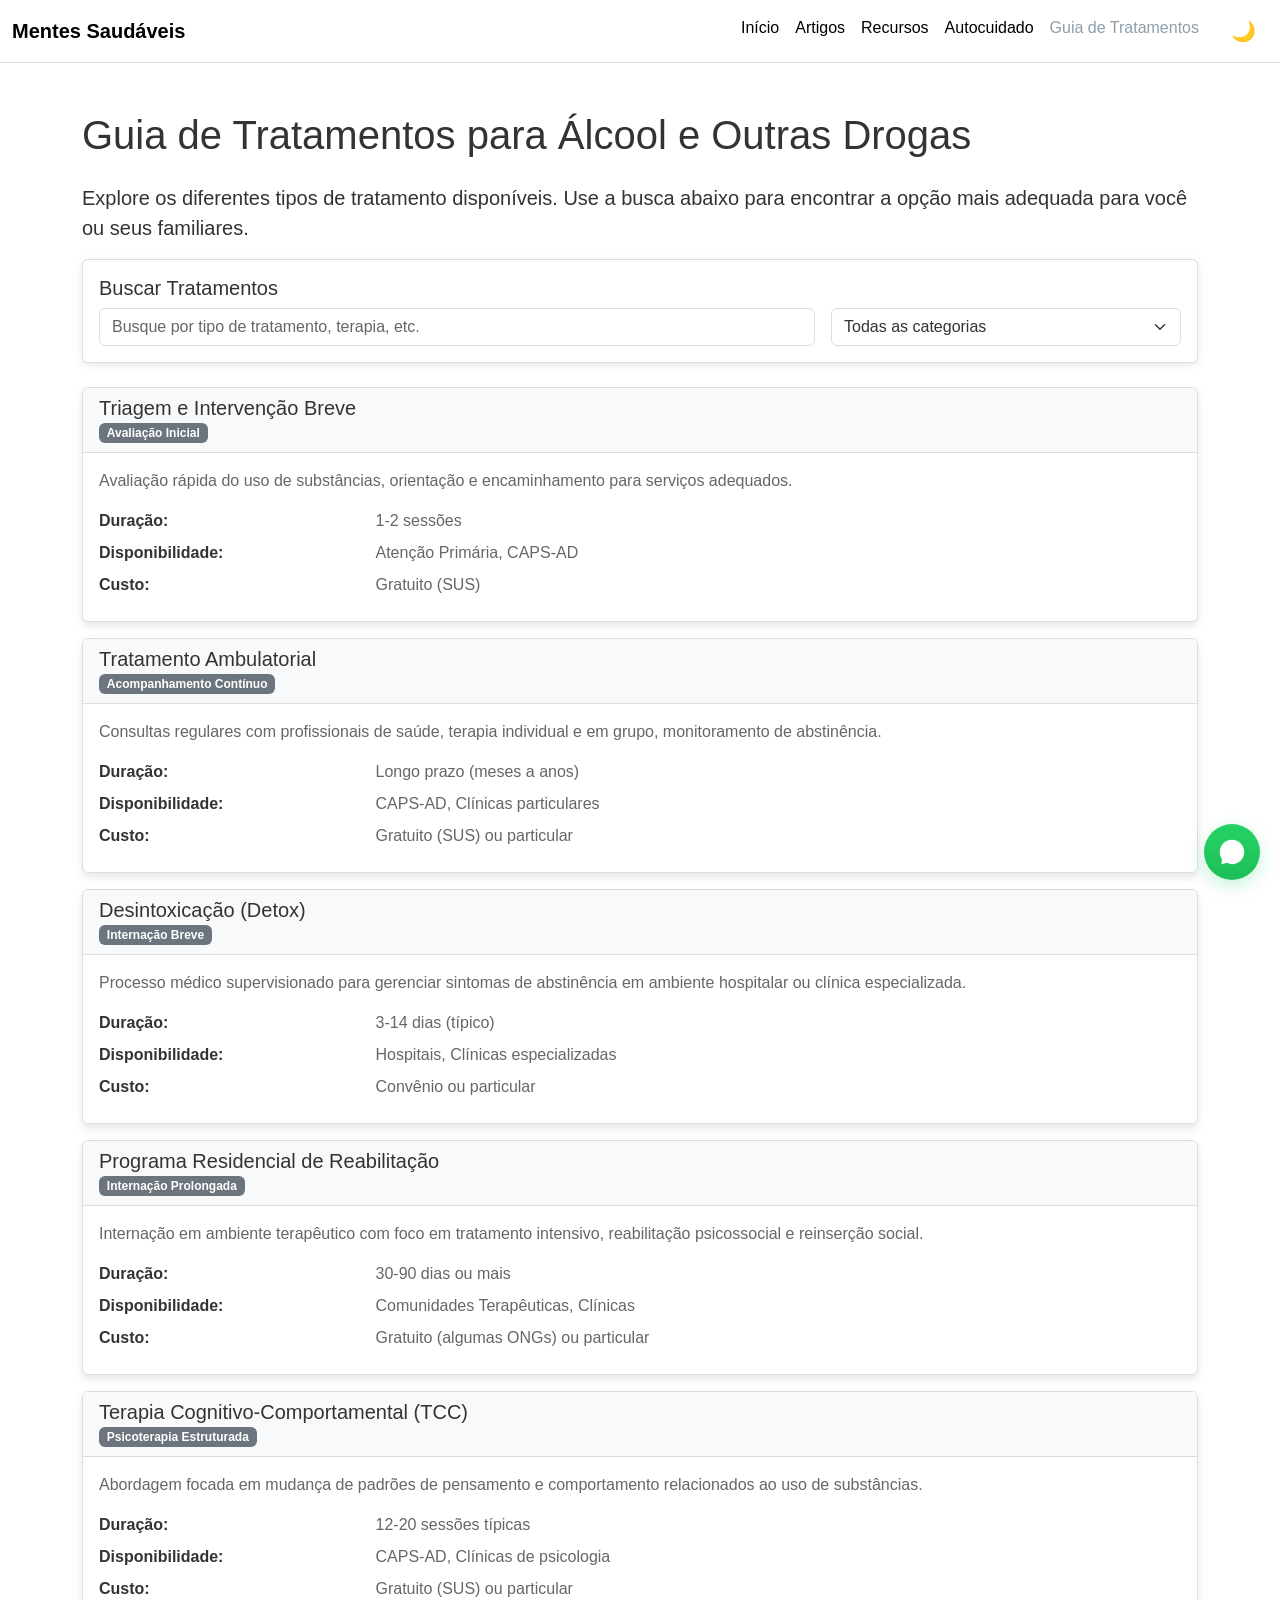
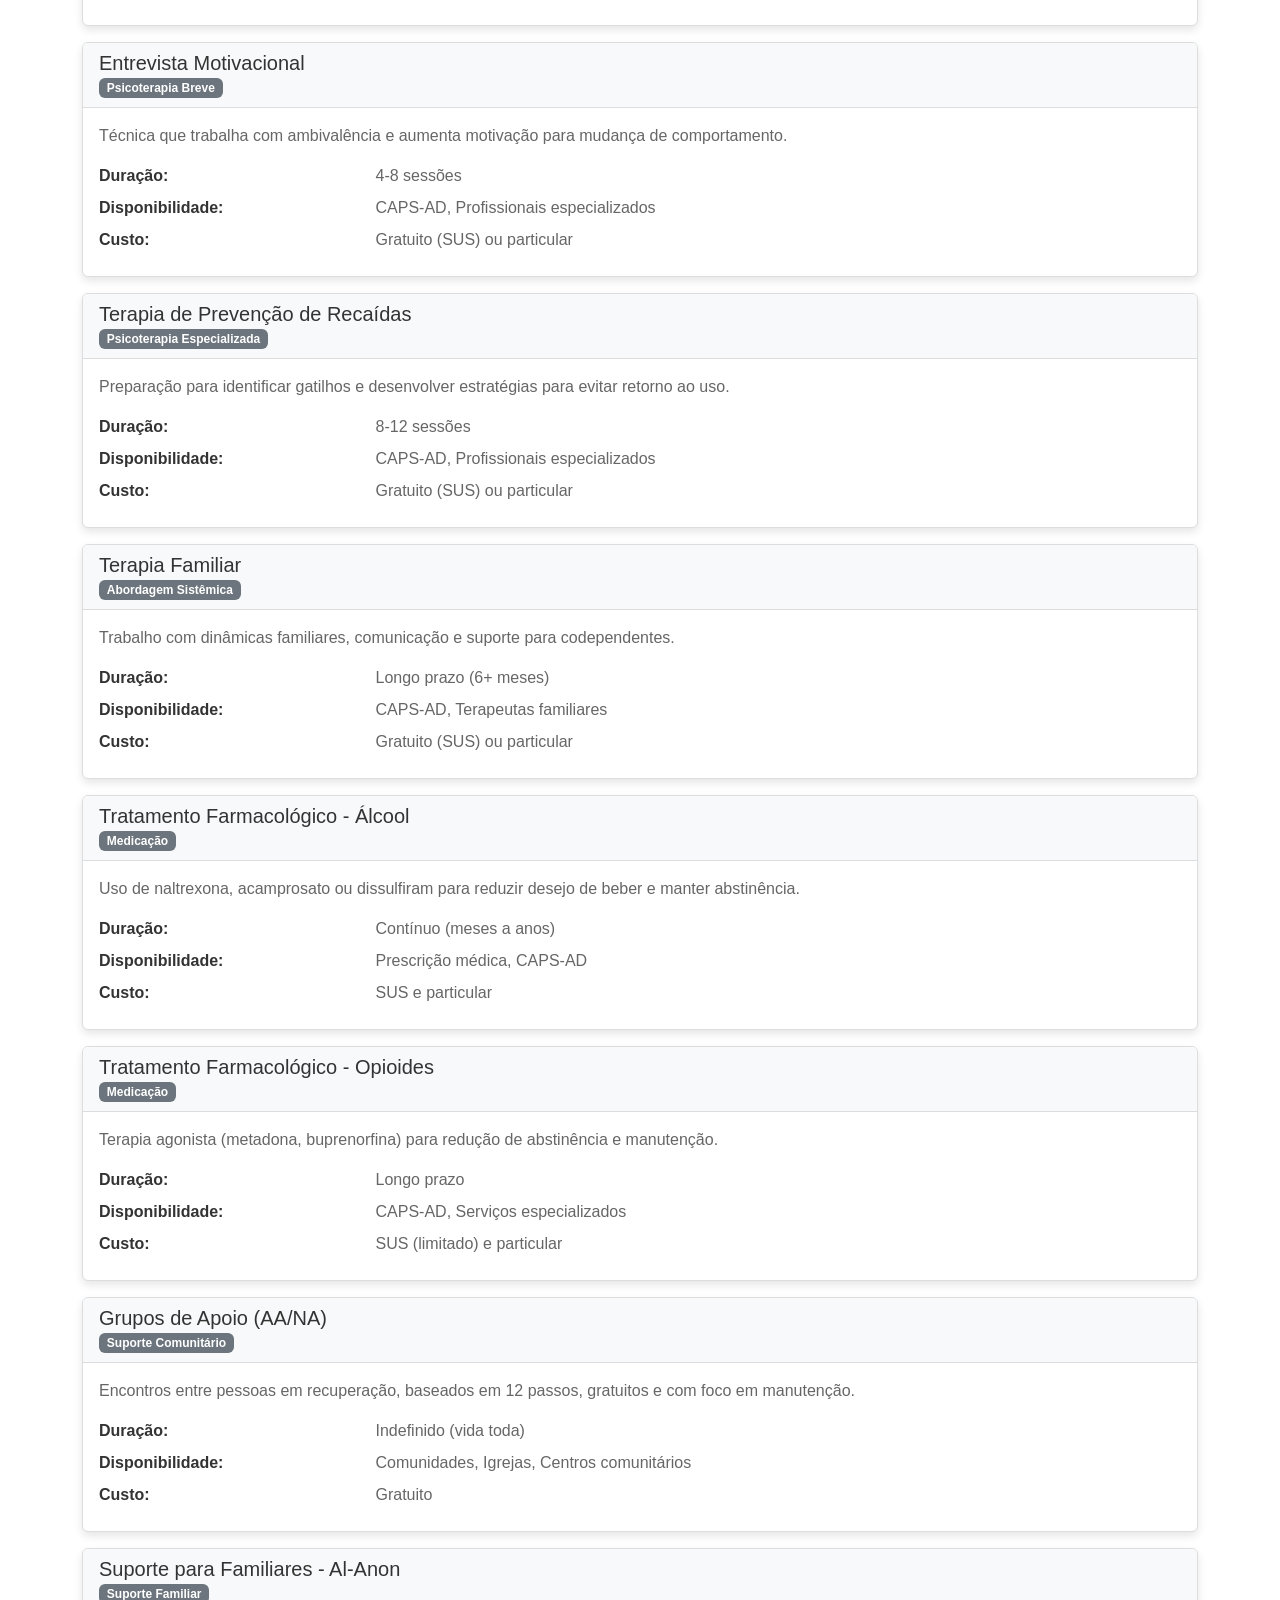
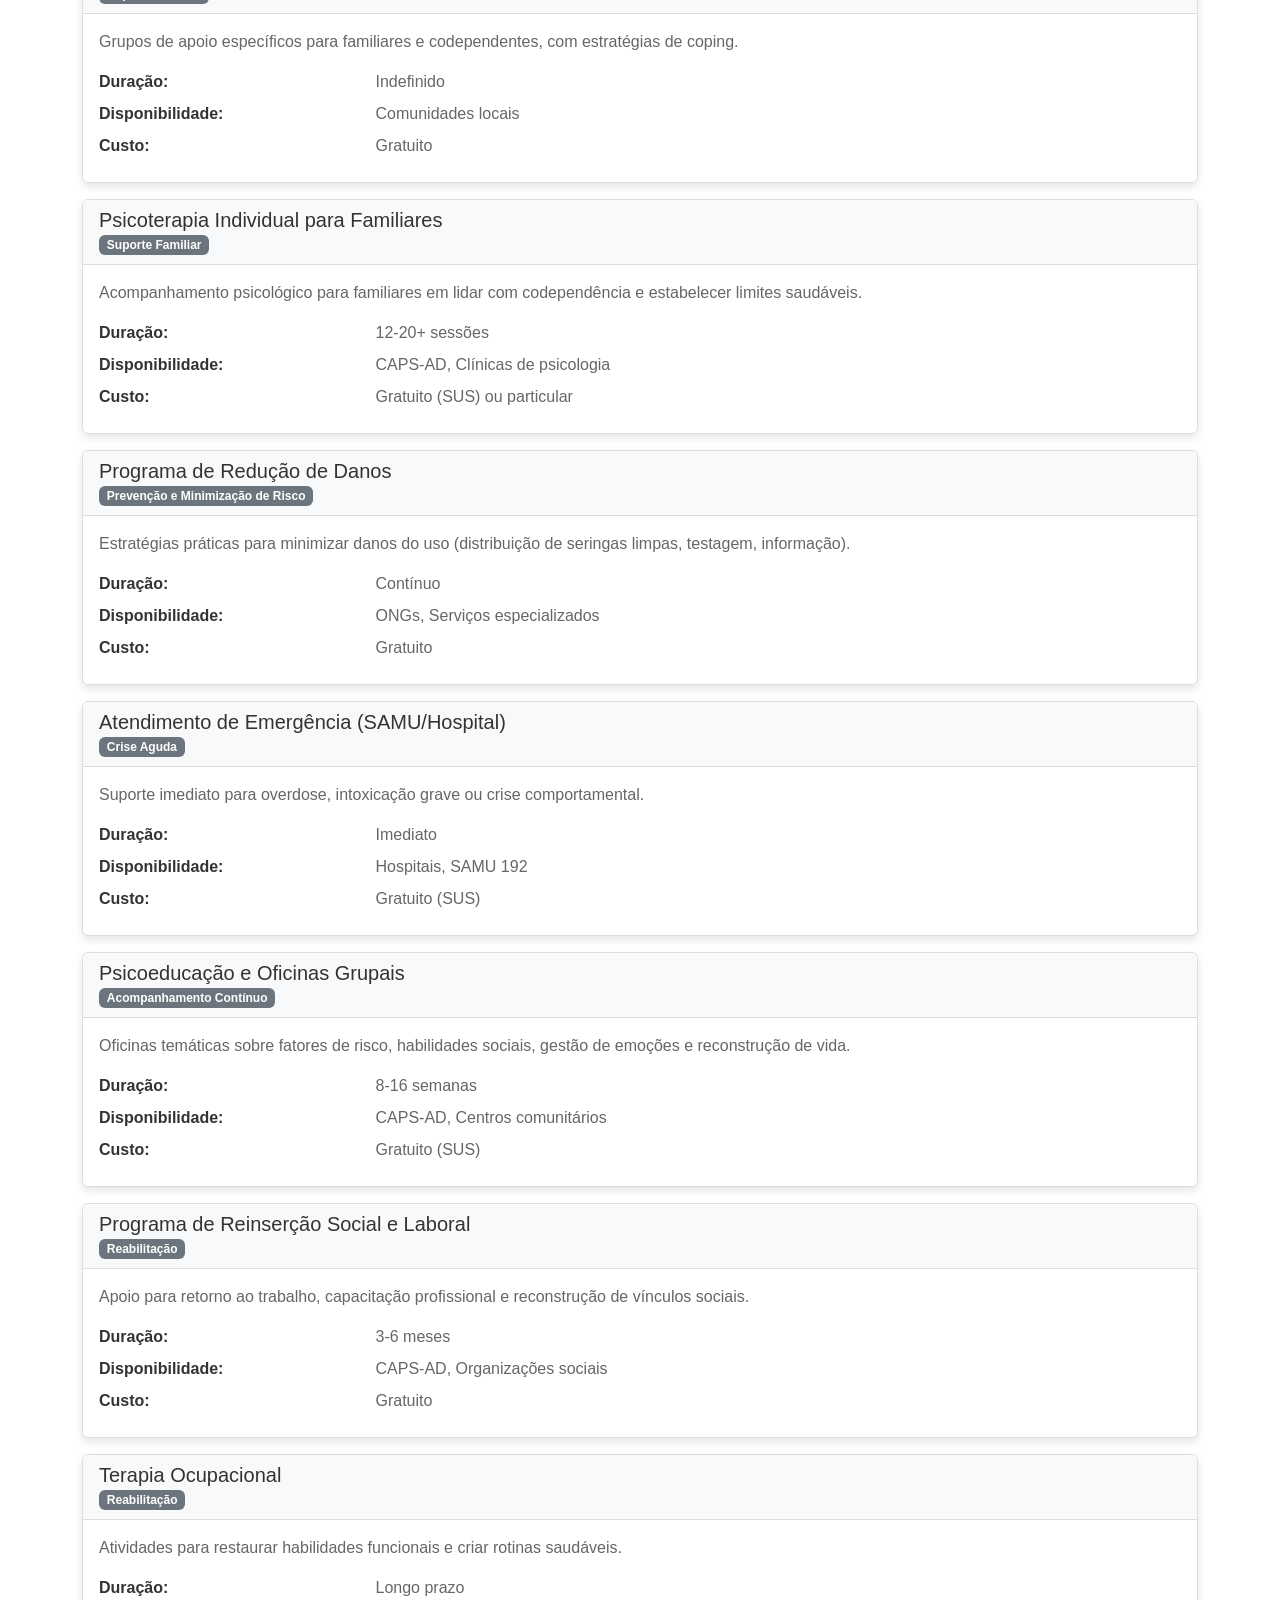
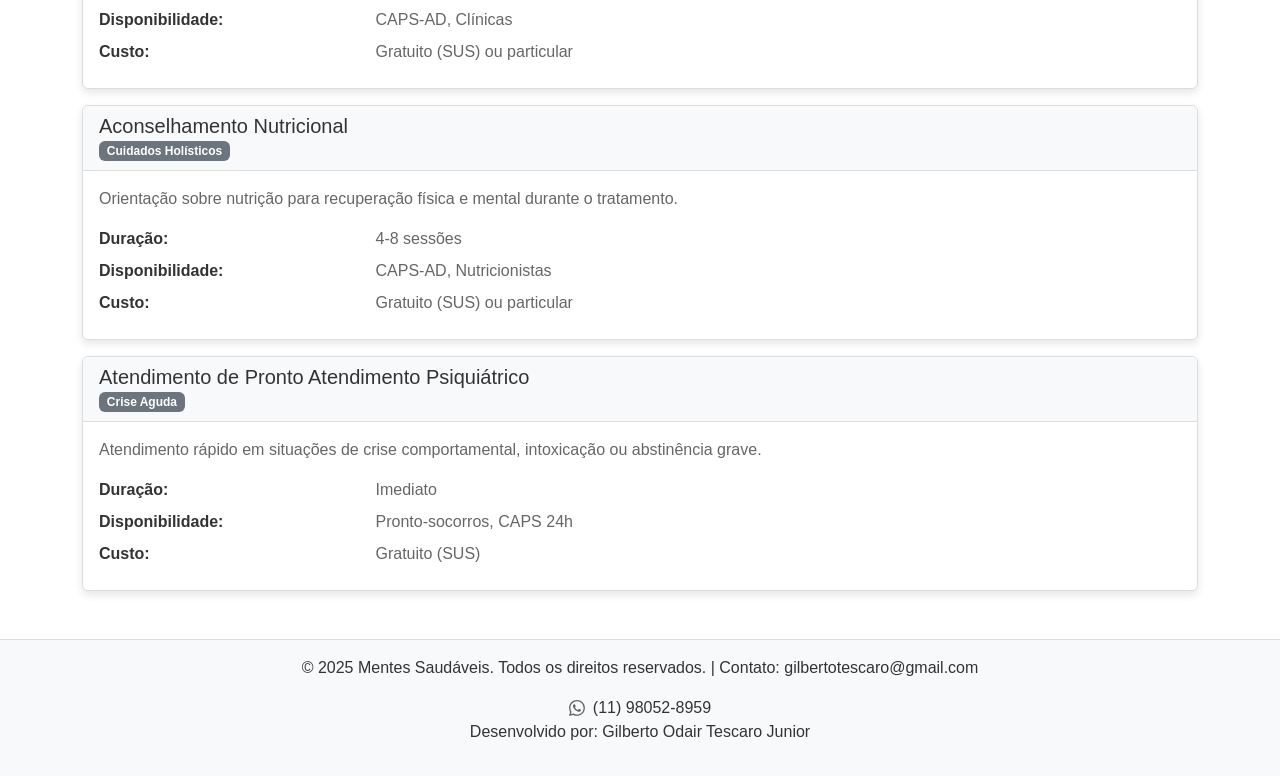
<file: treatments.html>
<!DOCTYPE html>
<html lang="pt-br">
<head>
    <meta charset="UTF-8">
    <meta name="viewport" content="width=device-width, initial-scale=1.0">
    <title>Guia de Tratamentos - Conscientização sobre Saúde Mental</title>
    <link href="https://cdn.jsdelivr.net/npm/bootstrap@5.3.0/dist/css/bootstrap.min.css" rel="stylesheet">
    <link rel="stylesheet" href="css/style.css">
</head>
<body>
    <nav class="navbar navbar-expand-lg navbar-light bg-light">
        <div class="container-fluid">
            <a class="navbar-brand" href="index.html">Mentes Saudáveis</a>
            <button class="navbar-toggler" type="button" data-bs-toggle="collapse" data-bs-target="#navbarNav" aria-controls="navbarNav" aria-expanded="false" aria-label="Toggle navigation">
                <span class="navbar-toggler-icon"></span>
            </button>
            <div class="collapse navbar-collapse" id="navbarNav">
                <ul class="navbar-nav ms-auto">
                    <li class="nav-item">
                        <a class="nav-link" href="index.html">Início</a>
                    </li>
                    <li class="nav-item">
                        <a class="nav-link" href="articles.html">Artigos</a>
                    </li>
                    <li class="nav-item">
                        <a class="nav-link" href="resources.html">Recursos</a>
                    </li>
                    <li class="nav-item">
                        <a class="nav-link" href="self-care.html">Autocuidado</a>
                    </li>
                    <li class="nav-item">
                        <a class="nav-link active" href="treatments.html">Guia de Tratamentos</a>
                    </li>
                    <li class="nav-item">
                        <button id="themeToggle" class="theme-toggle" type="button" aria-label="Ativar modo escuro">🌙</button>
                    </li>
                </ul>
            </div>
        </div>
    </nav>

    <main class="container my-5">
        <h1 class="mb-4">Guia de Tratamentos para Álcool e Outras Drogas</h1>
        <p class="lead">Explore os diferentes tipos de tratamento disponíveis. Use a busca abaixo para encontrar a opção mais adequada para você ou seus familiares.</p>

        <div class="card mb-4 search-card">
            <div class="card-body">
                <h5 class="card-title">Buscar Tratamentos</h5>
                <div class="row g-3">
                    <div class="col-md-8">
                        <input 
                            type="text" 
                            id="treatmentSearch" 
                            class="form-control" 
                            placeholder="Busque por tipo de tratamento, terapia, etc." 
                            aria-label="Buscar tratamentos"
                        >
                    </div>
                    <div class="col-md-4">
                        <select id="categoryFilter" class="form-select" aria-label="Filtrar por categoria">
                            <option value="">Todas as categorias</option>
                            <option value="Avaliação Inicial">Avaliação Inicial</option>
                            <option value="Acompanhamento Contínuo">Acompanhamento Contínuo</option>
                            <option value="Internação Breve">Internação Breve</option>
                            <option value="Internação Prolongada">Internação Prolongada</option>
                            <option value="Psicoterapia Estruturada">Psicoterapia Estruturada</option>
                            <option value="Psicoterapia Breve">Psicoterapia Breve</option>
                            <option value="Psicoterapia Especializada">Psicoterapia Especializada</option>
                            <option value="Abordagem Sistêmica">Abordagem Sistêmica</option>
                            <option value="Medicação">Medicação</option>
                            <option value="Suporte Comunitário">Suporte Comunitário</option>
                            <option value="Suporte Familiar">Suporte Familiar</option>
                            <option value="Prevenção e Minimização de Risco">Prevenção e Minimização de Risco</option>
                            <option value="Crise Aguda">Crise Aguda</option>
                        </select>
                    </div>
                </div>
            </div>
        </div>

        <div id="treatmentResults" class="treatment-results">
            <!-- Results will be populated by JavaScript -->
        </div>
    </main>

    <footer class="text-center p-3 site-footer">
        <p>&copy; 2025 Mentes Saudáveis. Todos os direitos reservados. | Contato: gilbertotescaro@gmail.com</p>
        <div class="contact-info">
            <svg xmlns="http://www.w3.org/2000/svg" width="16" height="16" fill="currentColor" class="bi bi-whatsapp" viewBox="0 0 16 16">
                <path d="M13.601 2.326A7.85 7.85 0 0 0 7.994 0C3.627 0 .068 3.558.064 7.926c0 1.399.366 2.76 1.057 3.965L0 16l4.204-1.102a7.9 7.9 0 0 0 3.79.965h.004c4.368 0 7.926-3.558 7.93-7.93A7.9 7.9 0 0 0 13.6 2.326zM7.994 14.521a6.6 6.6 0 0 1-3.356-.92l-.24-.144-2.494.654.666-2.433-.156-.251a6.56 6.56 0 0 1-1.007-3.505c0-3.626 2.957-6.584 6.591-6.584a6.56 6.56 0 0 1 4.66 1.931 6.56 6.56 0 0 1 1.928 4.66c-.004 3.639-2.961 6.592-6.592 6.592m3.615-4.934c-.197-.099-1.17-.578-1.353-.646-.182-.065-.315-.099-.445.099-.133.197-.513.646-.627.775-.114.133-.232.148-.43.05-.197-.1-.836-.308-1.592-.985-.59-.525-.985-1.175-1.103-1.372-.114-.198-.011-.304.088-.403.087-.088.197-.232.296-.346.1-.114.133-.198.198-.33.065-.134.034-.248-.015-.347-.05-.099-.445-1.076-.612-1.47-.16-.389-.323-.335-.445-.34-.114-.007-.247-.007-.38-.007a.73.73 0 0 0-.529.247c-.182.198-.691.677-.691 1.654s.71 1.916.81 2.049c.098.133 1.394 2.132 3.383 2.992.47.205.84.326 1.129.418.475.152.904.129 1.246.08.38-.058 1.171-.48 1.338-.943.164-.464.164-.86.114-.943-.049-.084-.182-.133-.38-.232"/>
            </svg>
            (11) 98052-8959
        </div>
        <p>Desenvolvido por: Gilberto Odair Tescaro Junior</p>
    </footer>

    <!-- WhatsApp floating button -->
    <div class="whatsapp-wrap">
        <a class="whatsapp-button" href="https://wa.me/5511980528959" target="_blank" rel="noopener noreferrer" aria-label="Abrir conversa no WhatsApp com 11-980528959">
            <svg viewBox="0 0 32 32" aria-hidden="true" focusable="false" xmlns="http://www.w3.org/2000/svg">
                <title>WhatsApp</title>
                <path fill="#ffffff" d="M16.01 2C8.28 2 2 8.27 2 15.99c0 2.96.9 5.7 2.47 8.01L4 30l6.26-1.63A13.97 13.97 0 0016.01 30c7.73 0 14.01-6.28 14.01-14.01C30.02 8.28 23.74 2 16.01 2zm6.1 18.9c-.27.75-1.62 1.44-2.22 1.53-.6.09-1.31.12-2.02-.2-1.73-.64-3.37-2.22-3.92-2.95-.55-.73-.9-1.08-1-1.22-.1-.14-.18-.32-.03-.49.15-.17.36-.44.53-.64.17-.2.22-.34.33-.55.11-.2.05-.39-.02-.56-.07-.17-.7-1.7-.96-2.33-.26-.63-.51-.55-.69-.55-.18-.01-.38-.01-.58-.01-.2 0-.52.07-.8.35-.28.28-1.06 1.02-1.06 2.48 0 1.45.77 2.86.88 3.08.11.22 1.54 2.66 3.99 4.37 2.45 1.71 4.01 1.84 4.36 1.93.35.09 1.62.74 1.87 1.36.25.62.25 1.16.18 1.27z"/>
            </svg>
        </a>
        <span class="whatsapp-text" aria-hidden="true">(11) 98052-8959</span>
    </div>

    <script src="https://cdn.jsdelivr.net/npm/bootstrap@5.3.0/dist/js/bootstrap.bundle.min.js"></script>
    <script src="js/script.js"></script>
</body>
</html>
</file>
<file: css/style.css>
body {
    font-family: 'Segoe UI', Tahoma, Geneva, Verdana, sans-serif;
}

.hero-section {
    background: linear-gradient(to right, #8e9eab, #eef2f3);
    padding: 100px 0;
    color: #333;
}

.navbar-brand {
    font-weight: bold;
}

.card {
    border: none;
    box-shadow: 0 4px 8px rgba(0,0,0,0.1);
    transition: transform 0.2s;
}

.card:hover {
    transform: translateY(-5px);
}

.btn-primary {
    background-color: #8e9eab;
    border-color: #8e9eab;
}

.btn-primary:hover {
    background-color: #5c6b73;
    border-color: #5c6b73;
}

.contact-info {
    display: flex;
    justify-content: center;
    align-items: center;
    gap: 8px;
}

/* WhatsApp floating button */
.whatsapp-wrap {
    position: fixed;
    right: 20px;
    bottom: 20px;
    z-index: 9999;
}
.whatsapp-wrap .whatsapp-button {
    position: relative;
    width: 56px;
    height: 56px;
    background: linear-gradient(180deg,#25d366 0%, #1ebe57 100%);
    border-radius: 50%;
    display: flex;
    align-items: center;
    justify-content: center;
    box-shadow: 0 6px 18px rgba(37,211,102,0.25);
    text-decoration: none;
    transition: transform 150ms ease, box-shadow 150ms ease;
}
.whatsapp-wrap .whatsapp-button:hover {
    transform: translateY(-4px) scale(1.03);
    box-shadow: 0 10px 22px rgba(37,211,102,0.28);
}
.whatsapp-wrap .whatsapp-button svg {
    width: 28px;
    height: 28px;
    color: #fff;
    display: block;
}
/* label that shows phone on hover - vertically centered next to button */
.whatsapp-text {
    position: absolute;
    right: calc(100% + 12px);
    top: 50%;
    transform: translateY(-50%) translateX(6px);
    background: #25d366;
    color: #fff;
    padding: 8px 12px;
    border-radius: 20px;
    font-weight: 600;
    font-size: 14px;
    white-space: nowrap;
    box-shadow: 0 6px 18px rgba(0,0,0,0.12);
    opacity: 0;
    transition: opacity 160ms ease, transform 160ms ease;
    pointer-events: none;
}
/* show text when hovering wrapper (button or text) */
.whatsapp-wrap:hover .whatsapp-text,
.whatsapp-wrap:focus-within .whatsapp-text,
.whatsapp-wrap .whatsapp-button.show-text + .whatsapp-text {
    opacity: 1;
    transform: translateY(-50%) translateX(0);
    pointer-events: auto;
}
/* accessible visually-hidden class */
.sr-only {
    position: absolute !important;
    width: 1px !important;
    height: 1px !important;
    padding: 0 !important;
    margin: -1px !important;
    overflow: hidden !important;
    clip: rect(0, 0, 0, 0) !important;
    white-space: nowrap !important;
    border: 0 !important;
}

/* Dark mode theme */
:root {
    --bg-primary: #ffffff;
    --bg-secondary: #f8f9fa;
    --text-primary: #333333;
    --text-secondary: #666666;
    --border-color: #dddddd;
    --card-bg: #ffffff;
    --card-shadow: rgba(0, 0, 0, 0.1);
    --hero-start: #8e9eab;
    --hero-end: #eef2f3;
    --navbar-bg: #ffffff;
    --navbar-text: #000000;
    --nav-link-hover: #8e9eab;
}

body.dark-mode {
    --bg-primary: #1a1a1a;
    --bg-secondary: #2d2d2d;
    --text-primary: #e0e0e0;
    --text-secondary: #b0b0b0;
    --border-color: #444444;
    --card-bg: #2d2d2d;
    --card-shadow: rgba(0, 0, 0, 0.5);
    --hero-start: #4a5568;
    --hero-end: #2d3748;
    --navbar-bg: #1a1a1a;
    --navbar-text: #e0e0e0;
    --nav-link-hover: #a0c4ff;
}

body {
    background-color: var(--bg-primary);
    color: var(--text-primary);
    transition: background-color 300ms ease, color 300ms ease;
}

.navbar {
    background-color: var(--navbar-bg) !important;
    border-bottom: 1px solid var(--border-color);
}

.navbar-brand {
    color: var(--navbar-text) !important;
}

.nav-link {
    color: var(--navbar-text) !important;
    transition: color 200ms ease;
}

.nav-link:hover,
.nav-link.active {
    color: var(--nav-link-hover) !important;
}

.hero-section {
    background: linear-gradient(to right, var(--hero-start), var(--hero-end));
    color: var(--text-primary);
}

.card {
    background-color: var(--card-bg);
    color: var(--text-primary);
    box-shadow: 0 4px 8px var(--card-shadow);
    border: 1px solid var(--border-color);
}

.card-title {
    color: var(--text-primary);
}

.card-text {
    color: var(--text-secondary);
}

.contact-info {
    color: var(--text-primary);
}

footer {
    background-color: var(--bg-secondary) !important;
    color: var(--text-primary);
    border-top: 1px solid var(--border-color);
}

/* site-footer: use theme variables and remove Bootstrap bg-light conflicts */
.site-footer {
    background-color: var(--bg-secondary) !important;
    color: var(--text-primary) !important;
    border-top: 1px solid var(--border-color) !important;
}
.site-footer .contact-info svg {
    color: var(--text-secondary);
}

.accordion-button {
    background-color: var(--card-bg);
    color: var(--text-primary);
    border: 1px solid var(--border-color);
}

.accordion-button:not(.collapsed) {
    background-color: var(--bg-secondary);
    color: var(--text-primary);
}

.accordion-body {
    background-color: var(--card-bg);
    color: var(--text-secondary);
    border-top: 1px solid var(--border-color);
}

.list-group-item {
    background-color: var(--card-bg);
    color: var(--text-primary);
    border: 1px solid var(--border-color);
}

.list-group-item h5 {
    color: var(--text-primary);
}

.list-group-item p {
    color: var(--text-secondary);
}

/* Theme toggle button */
.theme-toggle {
    background: none;
    border: none;
    color: var(--navbar-text);
    cursor: pointer;
    font-size: 20px;
    padding: 8px 12px;
    display: flex;
    align-items: center;
    justify-content: center;
    transition: color 200ms ease, transform 150ms ease;
    margin-left: 12px;
}

.theme-toggle:hover {
    transform: scale(1.1);
    color: var(--nav-link-hover);
}

.theme-toggle:focus {
    outline: 2px solid var(--nav-link-hover);
    outline-offset: 2px;
}

h1, h2, h3, h4, h5, h6 {
    color: var(--text-primary);
}

/* Treatment search and filter styles */
.search-card {
    background-color: var(--card-bg);
    border: 1px solid var(--border-color);
    box-shadow: 0 2px 8px var(--card-shadow);
}

.search-card .card-title {
    color: var(--text-primary);
}

.treatment-card {
    background-color: var(--card-bg);
    border: 1px solid var(--border-color);
    transition: transform 150ms ease, box-shadow 150ms ease;
}

.treatment-card:hover {
    transform: translateY(-3px);
    box-shadow: 0 6px 16px var(--card-shadow);
}

.treatment-card .card-header {
    background-color: var(--bg-secondary) !important;
    border-bottom: 1px solid var(--border-color);
}

.treatment-card .card-header h5 {
    color: var(--text-primary);
    margin-bottom: 8px;
}

.treatment-card .card-body {
    color: var(--text-secondary);
}

.treatment-card .card-body p {
    margin-bottom: 16px;
}

.treatment-card .card-body dl {
    margin-bottom: 0;
}

.treatment-card .card-body dt {
    font-weight: 600;
    color: var(--text-primary);
}

.treatment-card .card-body dd {
    color: var(--text-secondary);
    margin-bottom: 0.5rem;
}

.treatment-results {
    min-height: 300px;
}

.emergency-card {
    background-color: var(--card-bg);
    transition: all 150ms ease;
}

.emergency-card:hover {
    background-color: rgba(255, 0, 0, 0.02);
    box-shadow: 0 4px 15px rgba(255, 0, 0, 0.15);
}

.service-card {
    background-color: var(--card-bg);
    border: 1px solid var(--border-color);
    transition: all 150ms ease;
}

.service-card:hover {
    box-shadow: 0 4px 15px var(--card-shadow);
    transform: translateY(-2px);
}

.local-services-section {
    background-color: var(--card-bg);
    padding: 20px;
    border-radius: 8px;
    border-left: 5px solid var(--primary-color);
}

#treatmentSearch,
#categoryFilter {
    background-color: var(--bg-primary);
    color: var(--text-primary);
    border-color: var(--border-color);
}

#treatmentSearch::placeholder {
    color: var(--text-secondary);
}

#treatmentSearch:focus,
#categoryFilter:focus {
    background-color: var(--bg-primary);
    color: var(--text-primary);
    border-color: var(--nav-link-hover);
    box-shadow: 0 0 0 0.2rem rgba(160, 196, 255, 0.25);
}
</file>
